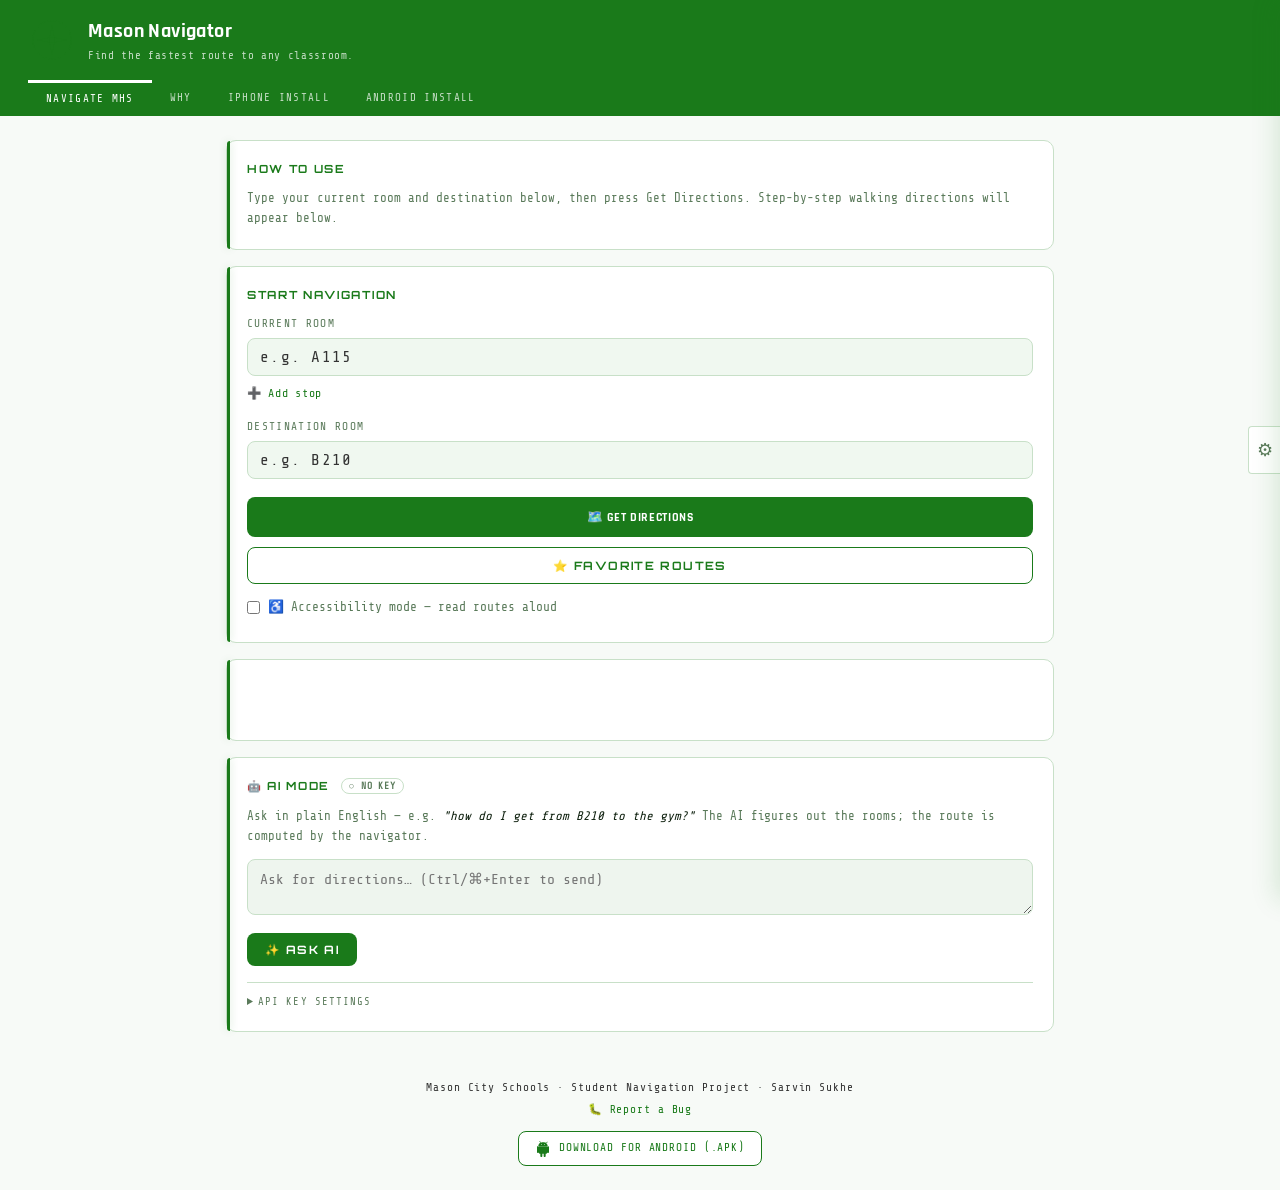
<file: index.html>
<!doctype html>
<html lang="en" data-theme="mason">
  <head>
    <meta charset="UTF-8" />
    <meta name="viewport" content="width=device-width, initial-scale=1.0" />
    <title>Mason Navigator</title>
    <link rel="stylesheet" href="style.css" />
    <link rel="manifest" href="manifest.json" />
    <link rel="icon" type="image/svg+xml" href="icons/favicon.svg" />
  </head>
  <body>
    <button class="settings-trigger" id="settingsTrigger" aria-label="Settings">
      ⚙
    </button>
    <div class="settings-overlay" id="settingsOverlay"></div>
    <aside class="settings-sidebar" id="settingsSidebar">
      <div class="settings-sidebar-header">
        <h3>// Themes</h3>
        <button class="settings-close" id="settingsClose">✕</button>
      </div>
      <div class="settings-body">
        <div class="settings-group">
          <label class="group-label">🟢 Mason Comets</label>
          <div class="theme-grid">
            <button class="theme-btn" data-theme="mason">
              <div class="swatch swatch-mason"></div>
              Comets Light
            </button>
            <button class="theme-btn" data-theme="mason-dark">
              <div class="swatch swatch-mason-dark"></div>
              Comets Dark
            </button>
          </div>
        </div>

        <div class="settings-group">
          <label class="group-label">⚡ Console</label>
          <div class="theme-grid">
            <button class="theme-btn" data-theme="cyberpunk">
              <div class="swatch swatch-cyberpunk"></div>
              Cyberpunk
            </button>
            <button class="theme-btn" data-theme="infrared">
              <div class="swatch swatch-infrared"></div>
              Infrared
            </button>
            <button class="theme-btn" data-theme="rogue">
              <div class="swatch swatch-rogue"></div>
              Rogue
            </button>
            <button class="theme-btn" data-theme="void">
              <div class="swatch swatch-void"></div>
              Void
            </button>
          </div>
        </div>

        <div class="settings-group">
          <label class="group-label">🌈 Color</label>
          <div class="theme-grid">
            <button class="theme-btn" data-theme="ember">
              <div class="swatch swatch-ember"></div>
              Ember
            </button>
            <button class="theme-btn" data-theme="gold-rush">
              <div class="swatch swatch-gold-rush"></div>
              Gold Rush
            </button>
            <button class="theme-btn" data-theme="toxic">
              <div class="swatch swatch-toxic"></div>
              Toxic
            </button>
            <button class="theme-btn" data-theme="sakura">
              <div class="swatch swatch-sakura"></div>
              Sakura
            </button>
            <button class="theme-btn" data-theme="ocean">
              <div class="swatch swatch-ocean"></div>
              Ocean
            </button>
            <button class="theme-btn" data-theme="aurora">
              <div class="swatch swatch-aurora"></div>
              Aurora
            </button>
            <button class="theme-btn" data-theme="copper">
              <div class="swatch swatch-copper"></div>
              Copper
            </button>
            <button class="theme-btn" data-theme="midnight">
              <div class="swatch swatch-midnight"></div>
              Midnight
            </button>
          </div>
        </div>

        <div class="settings-group">
          <label class="group-label">☀ Light</label>
          <div class="theme-grid">
            <button class="theme-btn" data-theme="arctic">
              <div class="swatch swatch-arctic"></div>
              Arctic
            </button>
            <button class="theme-btn" data-theme="solar">
              <div class="swatch swatch-solar"></div>
              Solar
            </button>
          </div>
        </div>
      </div>
    </aside>

    <header class="topbar">
      <div class="topbar-top">
        <div class="header-logo">
          <svg class="logo-icon" viewBox="0 0 100 100" xmlns="http://www.w3.org/2000/svg">
            <circle cx="50" cy="50" r="40" fill="currentColor" stroke="currentColor" stroke-width="3" opacity="0.3"/>
            <circle cx="50" cy="50" r="40" fill="none" stroke="currentColor" stroke-width="3"/>
            <path d="M50 20 L55 45 L80 50 L55 55 L50 80 L45 55 L20 50 L45 45 Z" fill="currentColor"/>
            <circle cx="50" cy="50" r="6" fill="currentColor"/>
          </svg>
          <div>
            <h1>Mason Navigator</h1>
            <p>Find the fastest route to any classroom.</p>
          </div>
        </div>
      </div>
      <nav class="navbar">
        <a href="index.html" class="nav-link active">Navigate MHS</a>
        <a href="why.html" class="nav-link">Why</a>
        <a href="ios.html" class="nav-link">iPhone Install</a>
        <a href="android.html" class="nav-link">Android Install</a>
      </nav>
    </header>

    <main class="container">
      <section class="card info-card">
        <h2>How to Use</h2>
        <p>
          Type your current room and destination below, then press Get
          Directions. Step-by-step walking directions will appear below.
        </p>
      </section>

      <section class="card input-card info-card">
        <h2>Start Navigation</h2>
        <label for="start">Current Room</label>
        <input
          id="start"
          list="rooms"
          placeholder="e.g. A115"
          autocomplete="off"
        />

        <div id="waypoints" class="wp-wrap"></div>
        <button id="addStopBtn" type="button" class="link-btn">➕ Add stop</button>

        <label for="end">Destination Room</label>
        <input
          id="end"
          list="rooms"
          placeholder="e.g. B210"
          autocomplete="off"
        />
        <datalist id="rooms"></datalist>
        <button id="goBtn">🗺️ Get Directions</button>
        <button id="favBtn" type="button" class="secondary-btn">
          ⭐ Favorite routes
        </button>

        <label class="a11y-row">
          <input type="checkbox" id="a11yToggle" />
          <span>♿ Accessibility mode — read routes aloud</span>
        </label>
      </section>

      <section class="card directions-card">
        <div id="directions" class="directions-box"></div>
      </section>

      <section class="card ai-card info-card">
        <h2>🤖 AI Mode <span id="aiStatus" class="ai-status"></span></h2>
        <p class="ai-hint">
          Ask in plain English — e.g. <em>"how do I get from B210 to the gym?"</em>
          The AI figures out the rooms; the route is computed by the navigator.
        </p>
        <textarea
          id="aiQuery"
          rows="2"
          placeholder="Ask for directions… (Ctrl/⌘+Enter to send)"
        ></textarea>
        <button id="aiAskBtn" type="button">✨ Ask AI</button>
        <div id="aiResult" class="ai-result"></div>

        <details class="ai-advanced">
          <summary>API key settings</summary>
          <label for="aiKey">Groq API key (stored only in this browser)</label>
          <input
            id="aiKey"
            type="password"
            placeholder="gsk_..."
            autocomplete="off"
          />
          <button id="aiKeySave" type="button">Save key</button>
          <p class="ai-note">
            Get a free key at
            <a
              href="https://console.groq.com/keys"
              target="_blank"
              rel="noopener noreferrer"
              >console.groq.com/keys</a
            >. AI mode locks itself automatically when the free quota runs out.
          </p>
        </details>
      </section>
    </main>

    <footer class="footer">
      <p>Mason City Schools · Student Navigation Project · Sarvin Sukhe</p>
      <a
        href="https://docs.google.com/forms/d/e/1FAIpQLScU9ZAX9jwBVtQoPmGvyTtTld1GZZsP_Vv1fyH1LrGFXhdXjA/viewform?usp=publish-editor"
        target="_blank"
        rel="noopener noreferrer"
        class="mason-link"
        >🐛 Report a Bug</a
      >
      <div class="footer-download">
        <a
          href="https://drive.google.com/file/d/1elcWMgvGFxbWKgJgfZsJL1RnFXiW6EjQ/view?usp=sharing"
          class="download-btn"
          id="androidDownload"
          target="_blank"
          rel="noopener noreferrer"
        >
          <svg
            xmlns="http://www.w3.org/2000/svg"
            width="16"
            height="16"
            viewBox="0 0 24 24"
          >
            <path
              d="M6 18c0 .55.45 1 1 1h1v3.5c0 .83.67 1.5 1.5 1.5s1.5-.67 1.5-1.5V19h2v3.5c0 .83.67 1.5 1.5 1.5s1.5-.67 1.5-1.5V19h1c.55 0 1-.45 1-1V8H6v10zm11.5-14.85l1.3-1.3c.2-.2.2-.51 0-.71-.2-.2-.51-.2-.71 0l-1.48 1.48A6.95 6.95 0 0 0 12 2c-1.1 0-2.15.23-3.1.63L7.42.15c-.2-.2-.51-.2-.71 0-.2.2-.2.51 0 .71l1.3 1.29C6.45 3.28 5 5.22 5 7.5h14c0-2.28-1.45-4.22-3.5-5.35zM10 6H9V5h1v1zm5 0h-1V5h1v1zm4.5 2C20.33 8 21 8.67 21 9.5v7c0 .83-.67 1.5-1.5 1.5S18 17.33 18 16.5v-7c0-.83.67-1.5 1.5-1.5zm-17 0C3.67 8 3 8.67 3 9.5v7c0 .83.67 1.5 1.5 1.5S6 17.33 6 16.5v-7C6 8.67 5.33 8 4.5 8z"
            />
          </svg>
          Download for Android (.apk)
        </a>
      </div>
    </footer>

    <script src="theme.js"></script>
    <script type="module" src="script.js"></script>
  </body>
</html>
</file>
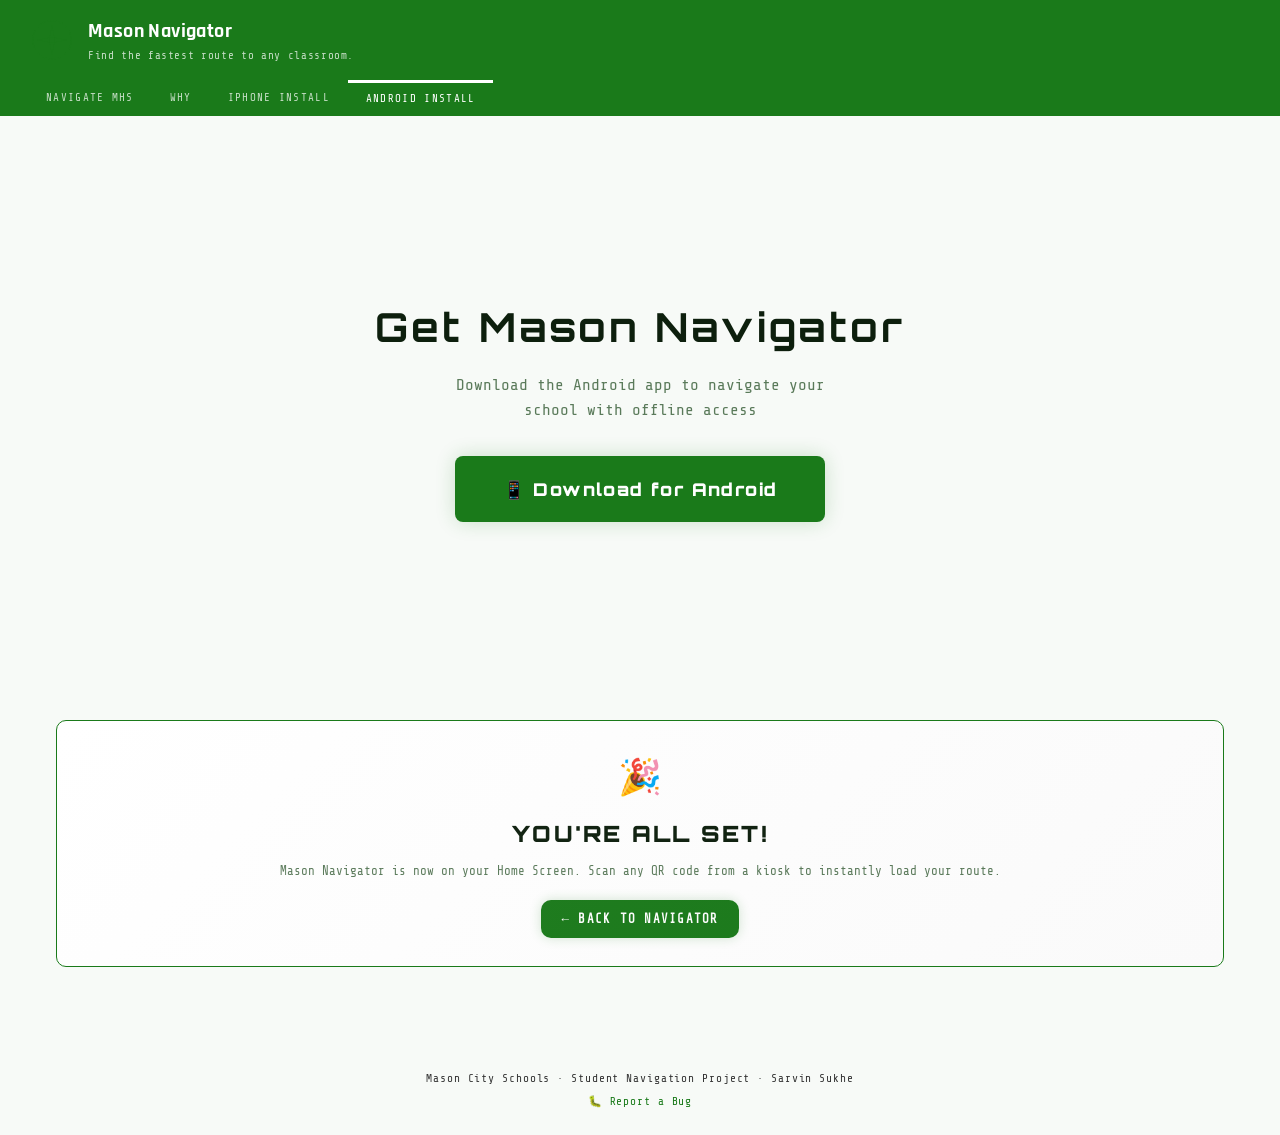
<file: android.html>
<!DOCTYPE html>
<html lang="en" data-theme="mason">
  <head>
    <meta charset="UTF-8" />
    <meta name="viewport" content="width=device-width, initial-scale=1.0" />
    <title>Install on Android — Mason Navigator</title>
    <link rel="stylesheet" href="style.css" />
    <link rel="manifest" href="manifest.json" />
    <link rel="icon" type="image/svg+xml" href="icons/favicon.svg" />
    <style>
      /* ── Android guide page additions ───────────────────────────────
         Only layout/component styles not already in style.css.
         All colors reference CSS variables from the theme system.
      ─────────────────────────────────────────────────────────── */

      /* Two-column on desktop, single on mobile */
      .android-container {
        max-width: 1200px;
        margin: 0 auto;
        padding: 24px 16px 80px;
        display: flex;
        flex-direction: column;
        gap: 16px;
      }

      /* Step pairs layout */
      .steps-wrapper {
        display: grid;
        grid-template-columns: 1fr;
        gap: 24px;
      }
      @media (min-width: 768px) {
        .steps-wrapper {
          grid-template-columns: repeat(2, 1fr);
        }
      }

      .step-pair {
        display: contents;
      }

      /* ── Hero banner ─────────────────────────────────────────── */
      .android-hero {
        background: var(--accent);
        padding: 56px 24px 72px;
        text-align: center;
        position: relative;
        overflow: hidden;
      }
      .android-hero::before {
        content: "";
        position: absolute;
        inset: 0;
        background: repeating-linear-gradient(
          0deg,
          transparent,
          transparent 2px,
          rgba(0, 0, 0, 0.06) 2px,
          rgba(0, 0, 0, 0.06) 4px
        );
        pointer-events: none;
      }
      .android-hero::after {
        content: "";
        position: absolute;
        bottom: -2px;
        left: 0;
        right: 0;
        height: 36px;
        background: var(--bg);
        border-radius: 50% 50% 0 0 / 100% 100% 0 0;
      }
      .android-hero-icon {
        font-size: 3rem;
        display: block;
        margin-bottom: 16px;
        animation: android-float 3s ease-in-out infinite;
        position: relative;
        z-index: 1;
      }
      @keyframes android-float {
        0%,
        100% {
          transform: translateY(0);
        }
        50% {
          transform: translateY(-8px);
        }
      }
      .android-hero-badge {
        display: inline-flex;
        align-items: center;
        gap: 6px;
        background: rgba(255, 255, 255, 0.15);
        border: 1px solid rgba(255, 255, 255, 0.25);
        border-radius: 100px;
        padding: 5px 14px;
        font-family: var(--mono);
        font-size: 0.65rem;
        letter-spacing: 0.1em;
        text-transform: uppercase;
        color: rgba(255, 255, 255, 0.9);
        margin-bottom: 20px;
        position: relative;
        z-index: 1;
      }
      .android-hero h1 {
        font-family: var(--display);
        font-size: clamp(1.4rem, 5vw, 2.2rem);
        font-weight: 900;
        letter-spacing: 0.06em;
        color: #fff;
        line-height: 1.2;
        margin-bottom: 14px;
        text-shadow: 0 0 30px var(--accent-glow);
        position: relative;
        z-index: 1;
      }
      .android-hero p {
        font-family: var(--mono);
        font-size: 0.78rem;
        color: rgba(255, 255, 255, 0.75);
        max-width: 400px;
        margin: 0 auto;
        letter-spacing: 0.04em;
        position: relative;
        z-index: 1;
      }

      /* ── Prereq notice ───────────────────────────────────────── */
      .prereq {
        background: var(--card-bg);
        border: 1px solid var(--accent);
        border-radius: var(--radius-card);
        padding: 18px 20px;
        display: flex;
        gap: 14px;
        align-items: flex-start;
        box-shadow: 0 0 12px var(--accent-glow);
        position: relative;
        clip-path: var(--card-clip);
      }
      .prereq::before {
        content: "";
        position: absolute;
        top: 0;
        left: 0;
        width: 3px;
        height: 100%;
        background: var(--accent);
        box-shadow: 0 0 8px var(--accent-glow);
      }
      .prereq-icon {
        font-size: 1.2rem;
        flex-shrink: 0;
        margin-top: 1px;
      }
      .prereq-title {
        font-family: var(--mono);
        font-size: 0.65rem;
        font-weight: 700;
        text-transform: uppercase;
        letter-spacing: 0.12em;
        color: var(--accent);
        margin-bottom: 6px;
      }
      .prereq p {
        font-family: var(--mono);
        font-size: 0.78rem;
        color: var(--text-dim);
        line-height: 1.6;
      }
      .prereq strong {
        color: var(--text);
        font-weight: 700;
      }

      /* ── Section label ───────────────────────────────────────── */
      .section-label {
        font-family: var(--mono);
        font-size: 0.65rem;
        font-weight: 700;
        text-transform: uppercase;
        letter-spacing: 0.15em;
        color: var(--text-dim);
        padding-left: 2px;
        border-left: 2px solid var(--accent);
        padding-left: 10px;
      }

      /* ── Step row ────────────────────────────────────────────── */
      .step {
        display: grid;
        grid-template-columns: 48px 1fr;
        gap: 0 16px;
        opacity: 0;
        transform: translateY(20px);
        transition: opacity 0.45s ease, transform 0.45s ease;
      }
      .step.visible {
        opacity: 1;
        transform: translateY(0);
      }
      .step:nth-child(1) {
        transition-delay: 0.05s;
      }
      .step:nth-child(2) {
        transition-delay: 0.12s;
      }
      .step:nth-child(3) {
        transition-delay: 0.19s;
      }
      .step:nth-child(4) {
        transition-delay: 0.26s;
      }
      .step:nth-child(5) {
        transition-delay: 0.33s;
      }
      .step:nth-child(6) {
        transition-delay: 0.4s;
      }

      .step-left {
        display: flex;
        flex-direction: column;
        align-items: center;
      }
      .step-num {
        width: 48px;
        height: 48px;
        border-radius: 50%;
        background: var(--accent);
        color: #fff;
        font-family: var(--display);
        font-size: 0.9rem;
        font-weight: 900;
        display: flex;
        align-items: center;
        justify-content: center;
        flex-shrink: 0;
        box-shadow: 0 0 16px var(--accent-glow);
        position: relative;
        z-index: 1;
      }
      .step-line {
        width: 2px;
        flex: 1;
        min-height: 20px;
        background: linear-gradient(to bottom, var(--accent), transparent);
        opacity: 0.3;
        margin-top: 4px;
      }
      .step:last-child .step-line {
        display: none;
      }

      /* Step card reuses .card styles from style.css */
      .step-card {
        background: var(--card-bg);
        border: 1px solid var(--border);
        border-radius: var(--radius-card);
        padding: 20px 20px 22px;
        margin-bottom: 8px;
        position: relative;
        clip-path: var(--card-clip);
      }
      .step-card::before {
        content: "";
        position: absolute;
        top: 0;
        left: 0;
        width: 3px;
        height: 100%;
        background: var(--border);
      }
      .step-title {
        font-family: var(--display);
        font-size: 0.78rem;
        font-weight: 900;
        letter-spacing: 0.1em;
        text-transform: uppercase;
        color: var(--text);
        margin-bottom: 8px;
      }
      .step-desc {
        font-family: var(--mono);
        font-size: 0.78rem;
        color: var(--text-dim);
        line-height: 1.65;
        margin-bottom: 16px;
      }
      .step-desc strong {
        color: var(--text);
        font-weight: 700;
      }
      .step-desc:last-child {
        margin-bottom: 0;
      }

      /* ── Screenshot placeholder ──────────────────────────────– */
      .screenshot-slot {
        background: var(--bg2);
        border: 2px dashed var(--border);
        border-radius: var(--radius-card);
        display: flex;
        flex-direction: column;
        align-items: center;
        justify-content: center;
        gap: 8px;
        padding: 28px 20px;
        cursor: pointer;
        transition: background 0.15s, border-color 0.15s;
        min-height: 200px;
      }
      .screenshot-slot.portrait {
        min-height: 320px;
      }
      .screenshot-slot:hover {
        background: var(--card-bg);
        border-color: var(--accent);
      }
      .slot-icon {
        font-size: 2rem;
        opacity: 0.3;
      }
      .slot-label {
        font-family: var(--mono);
        font-size: 0.72rem;
        color: var(--text-dim);
        text-align: center;
        line-height: 1.5;
      }
      .slot-hint {
        font-family: var(--mono);
        font-size: 0.65rem;
        color: var(--text-dim);
        opacity: 0.5;
      }

      /* ── Actual screenshot images ────────────────────────────– */
      .step-screenshot {
        width: 100%;
        max-width: 320px;
        height: auto;
        border-radius: var(--radius-card);
        margin: 16px 0;
        box-shadow: 0 4px 16px rgba(0, 0, 0, 0.1);
        display: block;
      }

      /* ── Tip callout ─────────────────────────────────────────– */
      .tip {
        display: flex;
        gap: 10px;
        background: var(--bg2);
        border: 1px solid var(--border);
        border-left: 2px solid var(--green);
        border-radius: var(--radius-card);
        padding: 10px 14px;
        margin-top: 14px;
      }
      .tip-icon {
        font-size: 0.9rem;
        flex-shrink: 0;
        margin-top: 2px;
      }
      .tip p {
        font-family: var(--mono);
        font-size: 0.75rem;
        color: var(--text-dim);
        line-height: 1.6;
      }
      .tip strong {
        color: var(--text);
        font-weight: 700;
      }

      /* ── Done card ───────────────────────────────────────────– */
      .done-card {
        background: var(--card-bg);
        border: 1px solid var(--accent);
        border-radius: var(--radius-card);
        padding: 32px 24px 28px;
        text-align: center;
        margin-top: 24px;
        opacity: 0;
        transform: translateY(20px);
        transition: opacity 0.45s ease, transform 0.45s ease;
        position: relative;
        clip-path: var(--card-clip);
      }
      .done-card.visible {
        opacity: 1;
        transform: translateY(0);
      }
      .done-card::before {
        content: "";
        position: absolute;
        inset: 0;
        border-radius: var(--radius-card);
        background: linear-gradient(
          135deg,
          rgba(255, 255, 255, 0.04),
          rgba(0, 0, 0, 0.02)
        );
        pointer-events: none;
      }
      .done-icon {
        display: block;
        font-size: 2.2rem;
        margin-bottom: 12px;
        animation: done-bounce 0.6s cubic-bezier(0.34, 1.56, 0.64, 1);
      }
      @keyframes done-bounce {
        0% {
          transform: scale(0.3) translateY(-40px);
          opacity: 0;
        }
        50% {
          opacity: 1;
        }
        100% {
          transform: scale(1) translateY(0);
        }
      }
      .done-card h2 {
        font-family: var(--display);
        font-size: 1.4rem;
        font-weight: 900;
        letter-spacing: 0.1em;
        text-transform: uppercase;
        color: var(--text);
        margin-bottom: 10px;
      }
      .done-card p {
        font-family: var(--mono);
        font-size: 0.78rem;
        color: var(--text-dim);
        line-height: 1.65;
        margin-bottom: 18px;
      }
      .done-btn {
        display: inline-flex;
        align-items: center;
        justify-content: center;
        gap: 8px;
        background: var(--accent);
        color: #fff;
        text-decoration: none;
        font-family: var(--mono);
        font-size: 0.78rem;
        font-weight: 700;
        letter-spacing: 0.1em;
        text-transform: uppercase;
        padding: 10px 20px;
        border-radius: var(--radius-card);
        transition: transform 0.15s, box-shadow 0.15s;
        cursor: pointer;
        box-shadow: 0 0 12px var(--accent-glow);
      }
      .done-btn:hover {
        transform: translateY(-2px);
        box-shadow: 0 0 20px var(--accent-glow);
      }
      .done-btn:active {
        transform: translateY(0);
      }
    </style>
  </head>

  <body>
    <!-- Header with nav -->
    <header class="topbar" style="border-bottom: 2px solid var(--accent)">
      <div class="topbar-top">
        <div class="header-logo">
          <svg class="logo-icon" viewBox="0 0 100 100" xmlns="http://www.w3.org/2000/svg">
            <circle cx="50" cy="50" r="40" fill="currentColor" stroke="currentColor" stroke-width="3" opacity="0.3"/>
            <circle cx="50" cy="50" r="40" fill="none" stroke="currentColor" stroke-width="3"/>
            <path d="M50 20 L55 45 L80 50 L55 55 L50 80 L45 55 L20 50 L45 45 Z" fill="currentColor"/>
            <circle cx="50" cy="50" r="6" fill="currentColor"/>
          </svg>
          <div>
            <h1>Mason Navigator</h1>
            <p>Find the fastest route to any classroom.</p>
          </div>
        </div>
      </div>
      <nav class="navbar">
        <a href="index.html" class="nav-link">Navigate MHS</a>
        <a href="why.html" class="nav-link">Why</a>
        <a href="ios.html" class="nav-link">iPhone Install</a>
        <a href="android.html" class="nav-link active">Android Install</a>
      </nav>
    </header>

    <main class="android-container">
      <div style="display: flex; flex-direction: column; align-items: center; justify-content: center; min-height: 60vh; gap: 32px; text-align: center; padding: 40px 20px;">
        <div>
          <h1 style="font-size: 2.5rem; margin-bottom: 16px; font-family: var(--display); letter-spacing: 0.08em;">Get Mason Navigator</h1>
          <p style="font-family: var(--mono); color: var(--text-dim); font-size: 1rem; line-height: 1.6; max-width: 400px; margin: 0 auto;">Download the Android app to navigate your school with offline access</p>
        </div>

        <a
          href="https://drive.google.com/file/d/1elcWMgvGFxbWKgJgfZsJL1RnFXiW6EjQ/view?usp=sharing"
          target="_blank"
          rel="noopener noreferrer"
          style="
            display: inline-flex;
            align-items: center;
            gap: 12px;
            background: var(--accent);
            color: #fff;
            font-family: var(--display);
            font-size: 1.1rem;
            font-weight: 900;
            letter-spacing: 0.08em;
            padding: 20px 48px;
            border-radius: 8px;
            text-decoration: none;
            border: none;
            cursor: pointer;
            box-shadow: 0 0 20px var(--accent-glow);
            transition: all 0.2s;
          "
          onmouseover="this.style.transform='scale(1.05)'"
          onmouseout="this.style.transform='scale(1)'"
        >
          📱 Download for Android
        </a>
      </div>

      <div class="steps-wrapper" style="display: none;">
        <!-- Step Pair 1: Steps 1 & 2 -->
        <div class="step-pair">
          <!-- Step 1 -->
          <div class="step">
            <div class="step-left">
              <div class="step-num">1</div>
              <div class="step-line"></div>
            </div>
            <div>
              <div class="step-card">
                <div class="step-title">
                  Open your browser &amp; navigate to the kiosk
                </div>
                <div class="step-desc">
                  Open
                  <strong>Chrome, Firefox, or your preferred browser</strong> on
                  your Android phone and go to the Mason Navigator URL. You can
                  get this by scanning the QR code shown on the kiosk display at
                  school, or by typing the address directly.
                </div>
                <div
                  class="screenshot-slot portrait"
                  title="Replace with screenshot"
                >
                  <div class="slot-icon">📷</div>
                  <div class="slot-label">
                    Screenshot: Browser address bar<br />showing the Mason
                    Navigator URL
                  </div>
                  <div class="slot-hint">
                    Replace this placeholder with your photo
                  </div>
                </div>
              </div>
            </div>
          </div>

          <!-- Step 2 -->
          <div class="step">
            <div class="step-left">
              <div class="step-num">2</div>
              <div class="step-line"></div>
            </div>
            <div>
              <div class="step-card">
                <div class="step-title">Tap the menu button</div>
                <div class="step-desc">
                  At the top right of your browser, tap the
                  <strong>three-dot menu button</strong> (⋮). Look for an option
                  that says <strong>"Install app"</strong>,
                  <strong>"Add to Home screen"</strong>, or
                  <strong>"Create shortcut"</strong>.
                </div>
                <div class="screenshot-slot portrait">
                  <div class="slot-icon">📷</div>
                  <div class="slot-label">
                    Screenshot: Browser menu with<br />install option visible
                  </div>
                  <div class="slot-hint">
                    Replace this placeholder with your photo
                  </div>
                </div>
                <div class="tip">
                  <div class="tip-icon">💡</div>
                  <p>
                    The exact wording depends on your browser, but look for
                    anything mentioning <strong>"install"</strong>,
                    <strong>"home screen"</strong>, or
                    <strong>"shortcut"</strong>.
                  </p>
                </div>
              </div>
            </div>
          </div>
        </div>

        <!-- Step Pair 2: Steps 3 & 4 -->
        <div class="step-pair">
          <!-- Step 3 -->
          <div class="step">
            <div class="step-left">
              <div class="step-num">3</div>
              <div class="step-line"></div>
            </div>
            <div>
              <div class="step-card">
                <div class="step-title">
                  Select "Install app" or "Add to Home Screen"
                </div>
                <div class="step-desc">
                  Tap the install option. A dialog will appear asking you to
                  confirm adding Mason Navigator to your home screen.
                </div>
                <div class="screenshot-slot portrait">
                  <div class="slot-icon">📷</div>
                  <div class="slot-label">
                    Screenshot: Install confirmation<br />dialog
                  </div>
                  <div class="slot-hint">
                    Replace this placeholder with your photo
                  </div>
                </div>
              </div>
            </div>
          </div>

          <!-- Step 4 -->
          <div class="step">
            <div class="step-left">
              <div class="step-num">4</div>
              <div class="step-line"></div>
            </div>
            <div>
              <div class="step-card">
                <div class="step-title">Confirm and install</div>
                <div class="step-desc">
                  The app name should show as
                  <strong>"Mason Navigator"</strong> — tap
                  <strong>Install</strong> or <strong>OK</strong> to add it to
                  your home screen.
                </div>
                <div class="screenshot-slot portrait">
                  <div class="slot-icon">📷</div>
                  <div class="slot-label">
                    Screenshot: Install button or<br />confirmation screen
                  </div>
                  <div class="slot-hint">
                    Replace this placeholder with your photo
                  </div>
                </div>
              </div>
            </div>
          </div>
        </div>

        <!-- Step Pair 3: Steps 5 & 6 -->
        <div class="step-pair">
          <!-- Step 5 -->
          <div class="step">
            <div class="step-left">
              <div class="step-num">5</div>
              <div class="step-line"></div>
            </div>
            <div>
              <div class="step-card">
                <div class="step-title">Find the icon on your Home Screen</div>
                <div class="step-desc">
                  Mason Navigator will appear as an icon on your Android home
                  screen — just like a regular app. Press the home button to go
                  back and find it.
                </div>
                <div class="screenshot-slot portrait">
                  <div class="slot-icon">📷</div>
                  <div class="slot-label">
                    Screenshot: Android Home Screen<br />with Mason Navigator
                    icon visible
                  </div>
                  <div class="slot-hint">
                    Replace this placeholder with your photo
                  </div>
                </div>
              </div>
            </div>
          </div>

          <!-- Step 6 -->
          <div class="step">
            <div class="step-left">
              <div class="step-num">6</div>
              <div class="step-line"></div>
            </div>
            <div>
              <div class="step-card">
                <div class="step-title">
                  Open it — it works like a real app!
                </div>
                <div class="step-desc">
                  Tap the icon to launch Mason Navigator. It opens
                  <strong>full screen</strong>, with no browser address bar or
                  buttons — just the app. Once loaded, it works even without a
                  network connection.
                </div>
                <div class="screenshot-slot portrait">
                  <div class="slot-icon">📷</div>
                  <div class="slot-label">
                    Screenshot: Mason Navigator open<br />full screen on Android
                  </div>
                  <div class="slot-hint">
                    Replace this placeholder with your photo
                  </div>
                </div>
                <div class="tip">
                  <div class="tip-icon">⚡</div>
                  <p>
                    Route links from the kiosk's QR code
                    <strong>expire after 30 minutes</strong> — so scan and open
                    them right away. The installed app itself never expires.
                  </p>
                </div>
              </div>
            </div>
          </div>
        </div>
      </div>

      <!-- Done card -->
      <div class="done-card">
        <span class="done-icon">🎉</span>
        <h2>You're all set!</h2>
        <p>
          Mason Navigator is now on your Home Screen. Scan any QR code from a
          kiosk to instantly load your route.
        </p>
        <a href="index.html" class="done-btn">← Back to Navigator</a>
      </div>
    </main>

    <footer class="footer">
      <p>Mason City Schools · Student Navigation Project · Sarvin Sukhe</p>
      <a
        href="https://docs.google.com/forms/d/e/1FAIpQLScU9ZAX9jwBVtQoPmGvyTtTld1GZZsP_Vv1fyH1LrGFXhdXjA/viewform?usp=publish-editor"
        target="_blank"
        rel="noopener noreferrer"
        class="mason-link"
        >🐛 Report a Bug</a
      >
    </footer>

    <script src="theme.js"></script>
    <script>
      // Scroll-triggered reveal for steps and done card
      const observer = new IntersectionObserver(
        (entries) => {
          entries.forEach((entry) => {
            if (entry.isIntersecting) entry.target.classList.add("visible");
          });
        },
        { threshold: 0.1, rootMargin: "0px 0px -40px 0px" },
      );
      document
        .querySelectorAll(".step, .done-card")
        .forEach((el) => observer.observe(el));
    </script>
  </body>
</html>
</file>
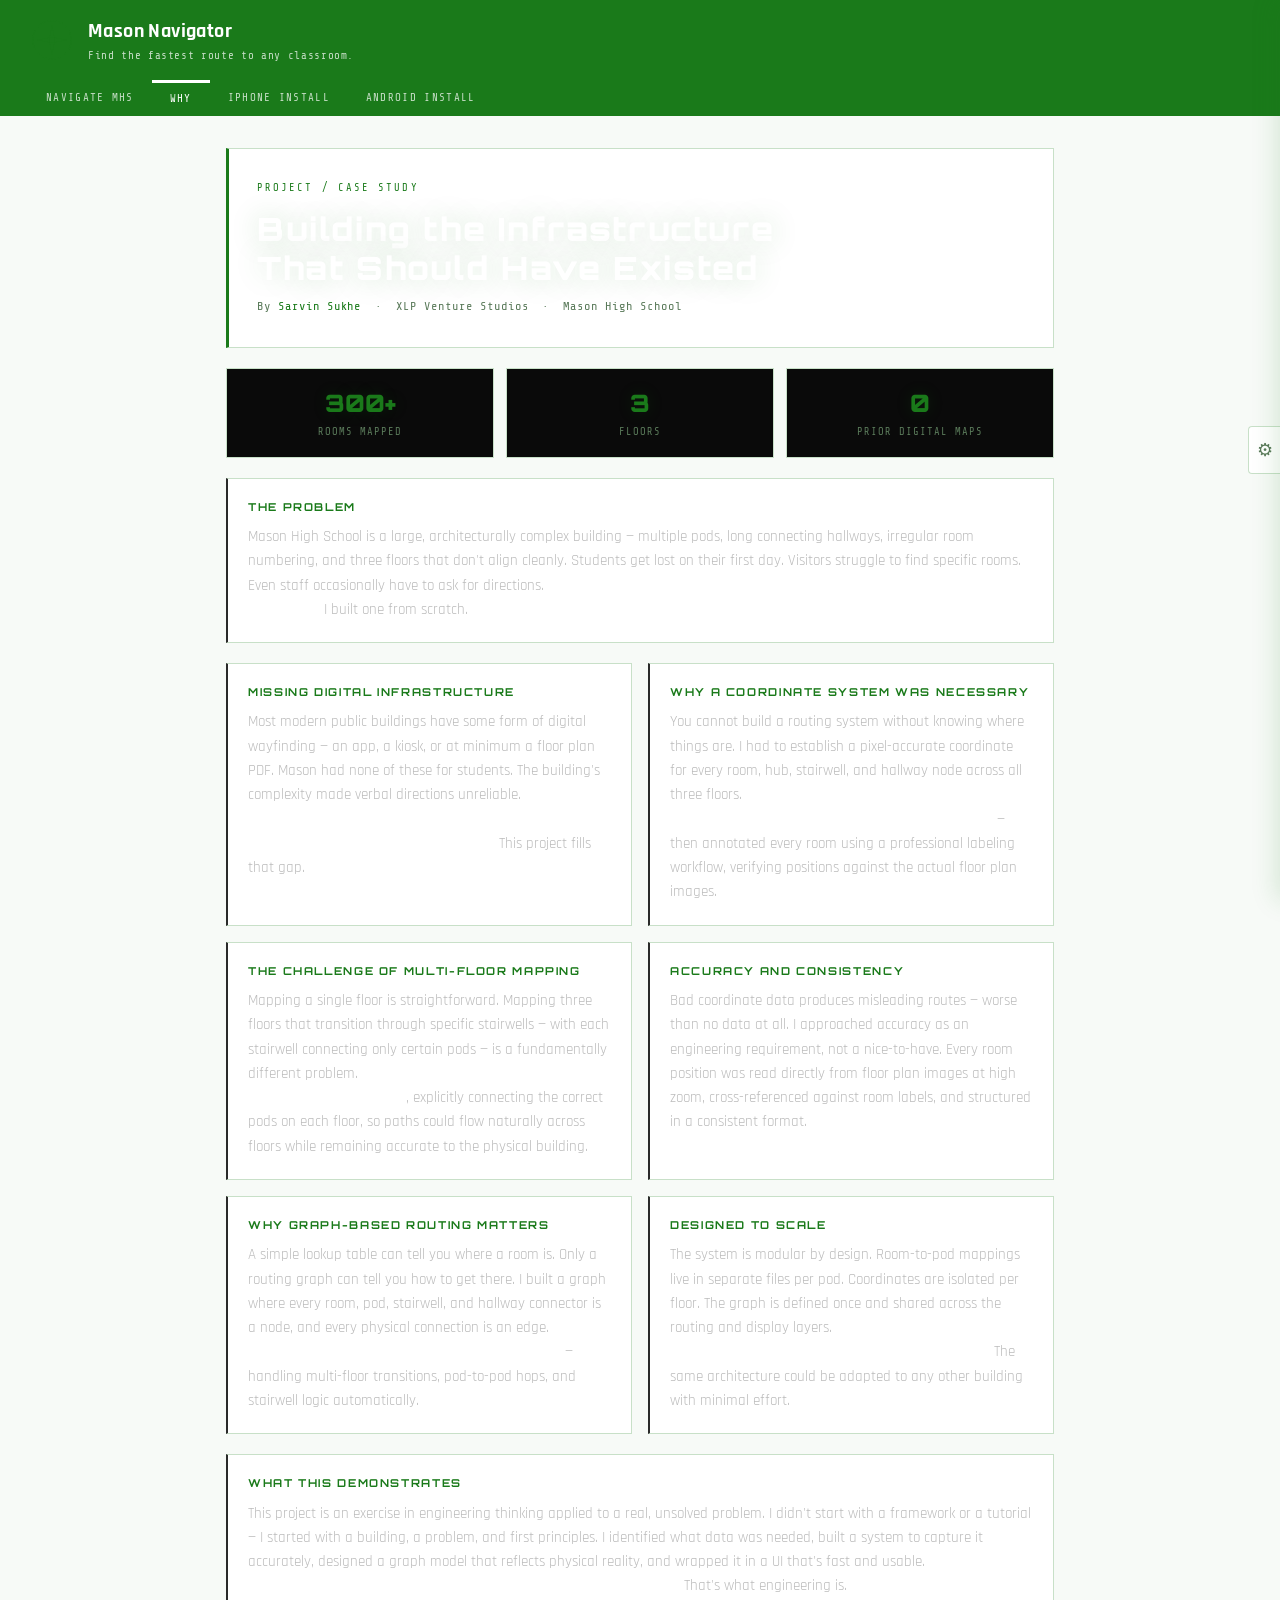
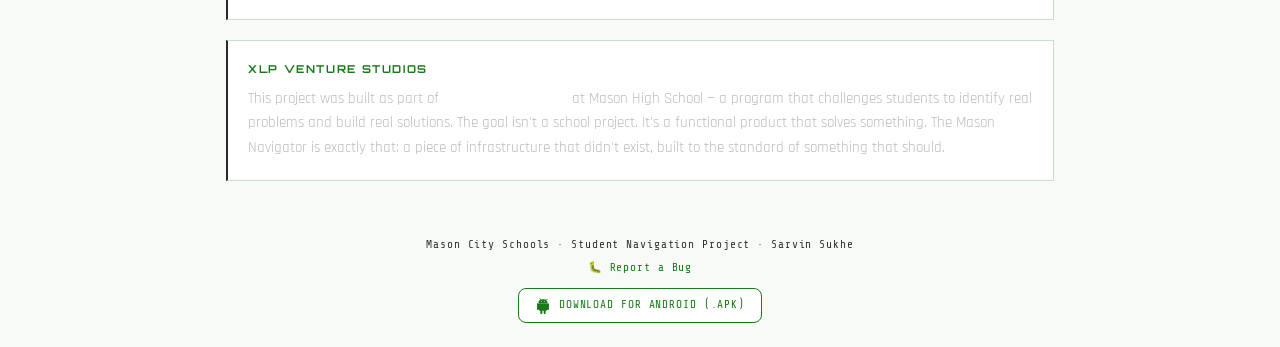
<file: why.html>
<!doctype html>
<html lang="en" data-theme="mason">
  <head>
    <meta charset="UTF-8" />
    <meta name="viewport" content="width=device-width, initial-scale=1.0" />
    <title>Why — Mason Navigator</title>
    <link rel="stylesheet" href="style.css" />
    <link rel="manifest" href="manifest.json" />
    <link rel="icon" type="image/svg+xml" href="icons/favicon.svg" />
  </head>
  <body>
    <button class="settings-trigger" id="settingsTrigger" aria-label="Settings">
      ⚙
    </button>
    <div class="settings-overlay" id="settingsOverlay"></div>
    <aside class="settings-sidebar" id="settingsSidebar">
      <div class="settings-sidebar-header">
        <h3>// Themes</h3>
        <button class="settings-close" id="settingsClose">✕</button>
      </div>
      <div class="settings-body">
        <div class="settings-group">
          <label class="group-label">🟢 Mason Comets</label>
          <div class="theme-grid">
            <button class="theme-btn" data-theme="mason">
              <div class="swatch swatch-mason"></div>
              Comets Light
            </button>
            <button class="theme-btn" data-theme="mason-dark">
              <div class="swatch swatch-mason-dark"></div>
              Comets Dark
            </button>
          </div>
        </div>

        <div class="settings-group">
          <label class="group-label">⚡ Console</label>
          <div class="theme-grid">
            <button class="theme-btn" data-theme="cyberpunk">
              <div class="swatch swatch-cyberpunk"></div>
              Cyberpunk
            </button>
            <button class="theme-btn" data-theme="infrared">
              <div class="swatch swatch-infrared"></div>
              Infrared
            </button>
            <button class="theme-btn" data-theme="rogue">
              <div class="swatch swatch-rogue"></div>
              Rogue
            </button>
            <button class="theme-btn" data-theme="void">
              <div class="swatch swatch-void"></div>
              Void
            </button>
          </div>
        </div>

        <div class="settings-group">
          <label class="group-label">🌈 Color</label>
          <div class="theme-grid">
            <button class="theme-btn" data-theme="ember">
              <div class="swatch swatch-ember"></div>
              Ember
            </button>
            <button class="theme-btn" data-theme="gold-rush">
              <div class="swatch swatch-gold-rush"></div>
              Gold Rush
            </button>
            <button class="theme-btn" data-theme="toxic">
              <div class="swatch swatch-toxic"></div>
              Toxic
            </button>
            <button class="theme-btn" data-theme="sakura">
              <div class="swatch swatch-sakura"></div>
              Sakura
            </button>
            <button class="theme-btn" data-theme="ocean">
              <div class="swatch swatch-ocean"></div>
              Ocean
            </button>
            <button class="theme-btn" data-theme="aurora">
              <div class="swatch swatch-aurora"></div>
              Aurora
            </button>
            <button class="theme-btn" data-theme="copper">
              <div class="swatch swatch-copper"></div>
              Copper
            </button>
            <button class="theme-btn" data-theme="midnight">
              <div class="swatch swatch-midnight"></div>
              Midnight
            </button>
          </div>
        </div>

        <div class="settings-group">
          <label class="group-label">☀ Light</label>
          <div class="theme-grid">
            <button class="theme-btn" data-theme="arctic">
              <div class="swatch swatch-arctic"></div>
              Arctic
            </button>
            <button class="theme-btn" data-theme="solar">
              <div class="swatch swatch-solar"></div>
              Solar
            </button>
          </div>
        </div>
      </div>
    </aside>

    <header class="topbar">
      <div class="topbar-top">
        <div class="header-logo">
          <svg class="logo-icon" viewBox="0 0 100 100" xmlns="http://www.w3.org/2000/svg">
            <circle cx="50" cy="50" r="40" fill="currentColor" stroke="currentColor" stroke-width="3" opacity="0.3"/>
            <circle cx="50" cy="50" r="40" fill="none" stroke="currentColor" stroke-width="3"/>
            <path d="M50 20 L55 45 L80 50 L55 55 L50 80 L45 55 L20 50 L45 45 Z" fill="currentColor"/>
            <circle cx="50" cy="50" r="6" fill="currentColor"/>
          </svg>
          <div>
            <h1>Mason Navigator</h1>
            <p>Find the fastest route to any classroom.</p>
          </div>
        </div>
      </div>
      <nav class="navbar">
        <a href="index.html" class="nav-link">Navigate MHS</a>
        <a href="why.html" class="nav-link active">Why</a>
        <a href="ios.html" class="nav-link">iPhone Install</a>
        <a href="android.html" class="nav-link">Android Install</a>
      </nav>
    </header>

    <main class="why-container">
      <!-- Hero -->
      <div class="why-hero">
        <h1>Building the Infrastructure<br />That Should Have Existed</h1>
        <p class="byline">
          By <span>Sarvin Sukhe</span> &nbsp;·&nbsp; XLP Venture Studios
          &nbsp;·&nbsp; Mason High School
        </p>
      </div>

      <!-- Stats row -->
      <div class="why-stat-row">
        <div class="why-stat">
          <span class="num">300+</span>
          <span class="label">Rooms Mapped</span>
        </div>
        <div class="why-stat">
          <span class="num">3</span>
          <span class="label">Floors</span>
        </div>
        <div class="why-stat">
          <span class="num">0</span>
          <span class="label">Prior Digital Maps</span>
        </div>
      </div>

      <!-- Full-width intro -->
      <div class="why-full">
        <h3>The Problem</h3>
        <p>
          Mason High School is a large, architecturally complex building —
          multiple pods, long connecting hallways, irregular room numbering, and
          three floors that don't align cleanly. Students get lost on their
          first day. Visitors struggle to find specific rooms. Even staff
          occasionally have to ask for directions.
          <strong
            >There was no official digital map, no coordinate data, and no
            routing system of any kind.</strong
          >
          I built one from scratch.
        </p>
      </div>

      <!-- Grid sections -->
      <div class="why-grid">
        <div class="why-section">
          <h3>Missing Digital Infrastructure</h3>
          <p>
            Most modern public buildings have some form of digital wayfinding —
            an app, a kiosk, or at minimum a floor plan PDF. Mason had none of
            these for students. The building's complexity made verbal directions
            unreliable.
            <strong
              >The absence of a navigation system wasn't just an inconvenience —
              it was a gap in the school's infrastructure.</strong
            >
            This project fills that gap.
          </p>
        </div>

        <div class="why-section">
          <h3>Why a Coordinate System Was Necessary</h3>
          <p>
            You cannot build a routing system without knowing where things are.
            I had to establish a pixel-accurate coordinate for every room, hub,
            stairwell, and hallway node across all three floors.
            <strong
              >I created a coordinate system from scratch using a top-left
              origin and consistent pixel mapping</strong
            >
            — then annotated every room using a professional labeling workflow,
            verifying positions against the actual floor plan images.
          </p>
        </div>

        <div class="why-section">
          <h3>The Challenge of Multi-Floor Mapping</h3>
          <p>
            Mapping a single floor is straightforward. Mapping three floors that
            transition through specific stairwells — with each stairwell
            connecting only certain pods — is a fundamentally different problem.
            <strong
              >I modeled each stairwell as a named node in the routing
              graph</strong
            >, explicitly connecting the correct pods on each floor, so paths
            could flow naturally across floors while remaining accurate to the
            physical building.
          </p>
        </div>

        <div class="why-section">
          <h3>Accuracy and Consistency</h3>
          <p>
            Bad coordinate data produces misleading routes — worse than no data
            at all. I approached accuracy as an engineering requirement, not a
            nice-to-have. Every room position was read directly from floor plan
            images at high zoom, cross-referenced against room labels, and
            structured in a consistent format.
            <strong
              >The data model is deterministic: same input always produces the
              same output.</strong
            >
          </p>
        </div>

        <div class="why-section">
          <h3>Why Graph-Based Routing Matters</h3>
          <p>
            A simple lookup table can tell you where a room is. Only a routing
            graph can tell you how to get there. I built a graph where every
            room, pod, stairwell, and hallway connector is a node, and every
            physical connection is an edge.
            <strong
              >BFS pathfinding then computes the shortest valid path</strong
            >
            — handling multi-floor transitions, pod-to-pod hops, and stairwell
            logic automatically.
          </p>
        </div>

        <div class="why-section">
          <h3>Designed to Scale</h3>
          <p>
            The system is modular by design. Room-to-pod mappings live in
            separate files per pod. Coordinates are isolated per floor. The
            graph is defined once and shared across the routing and display
            layers.
            <strong
              >Adding a new room means adding one entry in one file — nothing
              else changes.</strong
            >
            The same architecture could be adapted to any other building with
            minimal effort.
          </p>
        </div>
      </div>

      <!-- Full-width engineering principles -->
      <div class="why-full">
        <h3>What This Demonstrates</h3>
        <p>
          This project is an exercise in engineering thinking applied to a real,
          unsolved problem. I didn't start with a framework or a tutorial — I
          started with a building, a problem, and first principles. I identified
          what data was needed, built a system to capture it accurately,
          designed a graph model that reflects physical reality, and wrapped it
          in a UI that's fast and usable.
          <strong
            >Every decision was made to serve correctness, maintainability, and
            real-world utility.</strong
          >
          That's what engineering is.
        </p>
      </div>

      <!-- XLP context -->
      <div class="why-full">
        <h3>XLP Venture Studios</h3>
        <p>
          This project was built as part of
          <strong>XLP Venture Studios</strong> at Mason High School — a program
          that challenges students to identify real problems and build real
          solutions. The goal isn't a school project. It's a functional product
          that solves something. The Mason Navigator is exactly that: a piece of
          infrastructure that didn't exist, built to the standard of something
          that should.
        </p>
      </div>
    </main>

    <footer class="footer">
      <p>Mason City Schools · Student Navigation Project · Sarvin Sukhe</p>
      <a
        href="https://docs.google.com/forms/d/e/1FAIpQLScU9ZAX9jwBVtQoPmGvyTtTld1GZZsP_Vv1fyH1LrGFXhdXjA/viewform?usp=publish-editor"
        target="_blank"
        rel="noopener noreferrer"
        class="mason-link"
        >🐛 Report a Bug</a
      >
      <div class="footer-download">
        <a
          href="https://drive.google.com/file/d/1elcWMgvGFxbWKgJgfZsJL1RnFXiW6EjQ/view?usp=sharing"
          class="download-btn"
          id="androidDownload"
          target="_blank"
          rel="noopener noreferrer"
        >
          <svg
            xmlns="http://www.w3.org/2000/svg"
            width="16"
            height="16"
            viewBox="0 0 24 24"
          >
            <path
              d="M6 18c0 .55.45 1 1 1h1v3.5c0 .83.67 1.5 1.5 1.5s1.5-.67 1.5-1.5V19h2v3.5c0 .83.67 1.5 1.5 1.5s1.5-.67 1.5-1.5V19h1c.55 0 1-.45 1-1V8H6v10zm11.5-14.85l1.3-1.3c.2-.2.2-.51 0-.71-.2-.2-.51-.2-.71 0l-1.48 1.48A6.95 6.95 0 0 0 12 2c-1.1 0-2.15.23-3.1.63L7.42.15c-.2-.2-.51-.2-.71 0-.2.2-.2.51 0 .71l1.3 1.29C6.45 3.28 5 5.22 5 7.5h14c0-2.28-1.45-4.22-3.5-5.35zM10 6H9V5h1v1zm5 0h-1V5h1v1zm4.5 2C20.33 8 21 8.67 21 9.5v7c0 .83-.67 1.5-1.5 1.5S18 17.33 18 16.5v-7c0-.83.67-1.5 1.5-1.5zm-17 0C3.67 8 3 8.67 3 9.5v7c0 .83.67 1.5 1.5 1.5S6 17.33 6 16.5v-7C6 8.67 5.33 8 4.5 8z"
            />
          </svg>
          Download for Android (.apk)
        </a>
      </div>
    </footer>
    <script src="theme.js"></script>
  </body>
</html>
</file>
<file: style.css>
/* style.css — Mason Navigator — BLACK/RED CYBERPUNK */
@import url("https://fonts.googleapis.com/css2?family=Rajdhani:wght@400;600;700&family=Share+Tech+Mono&family=Orbitron:wght@700;900&display=swap");

*,
*::before,
*::after {
  box-sizing: border-box;
  margin: 0;
  padding: 0;
}

:root {
  --bg: #080808;
  --bg2: #0e0e0e;
  --card-bg: #111111;
  --accent: #e00000;
  --accent2: #ff2222;
  --accent-glow: rgba(224, 0, 0, 0.35);
  --text: #e8e8e8;
  --text-dim: #888;
  --border: #2a2a2a;
  --green: #00ff88;
  --mono: "Share Tech Mono", monospace;
  --display: "Orbitron", sans-serif;
  --body: "Rajdhani", sans-serif;
  /* Topbar/nav overrides — set per-theme */
  --topbar-bg: #0a0a0a;
  --topbar-title: #ffffff;
  --topbar-sub: var(--text-dim);
  --nav-color: var(--text-dim);
  --nav-hover: #ffffff;
  --nav-active: var(--accent);
  --nav-active-border: var(--accent);
  /* Shape overrides — set per-theme */
  --radius-card: 2px;
  --radius-btn: 1px;
  --radius-input: 1px;
  --card-clip: polygon(0 0, calc(100% - 12px) 0, 100% 12px, 100% 100%, 0 100%);
  --btn-clip: polygon(0 0, calc(100% - 8px) 0, 100% 8px, 100% 100%, 0 100%);
}

/* ── Scan line overlay ──────────────────────────────────────── */
body::before {
  content: "";
  position: fixed;
  inset: 0;
  background: repeating-linear-gradient(
    0deg,
    transparent,
    transparent 2px,
    rgba(0, 0, 0, 0.08) 2px,
    rgba(0, 0, 0, 0.08) 4px
  );
  pointer-events: none;
  z-index: 9999;
}

body {
  background: var(--bg);
  color: var(--text);
  font-family: var(--body);
  font-size: 16px;
  line-height: 1.5;
  min-height: 100vh;
}

/* ── Topbar ──────────────────────────────────────────────────── */
.topbar {
  background: var(--topbar-bg);
  border-bottom: 2px solid var(--accent);
  padding: 16px 28px 0;
  position: relative;
}
.topbar-top {
  display: flex;
  align-items: center;
  justify-content: space-between;
  padding-bottom: 14px;
  flex-wrap: wrap;
  gap: 12px;
}
.topbar h1 {
  font-family: var(--display);
  font-size: 1.25rem;
  font-weight: 900;
  letter-spacing: 0.08em;
  color: var(--topbar-title);
  text-shadow:
    0 0 20px var(--accent-glow),
    0 0 40px var(--accent-glow);
}
.topbar p {
  font-family: var(--mono);
  font-size: 0.68rem;
  color: var(--topbar-sub);
  letter-spacing: 0.06em;
  margin-top: 2px;
}

/* ── Header Logo ──────────────────────────────────────────────── */
.header-logo {
  display: flex;
  align-items: center;
  gap: 12px;
}
.logo-icon {
  width: 48px;
  height: 48px;
  color: var(--accent);
  flex-shrink: 0;
}

/* ── Navbar ──────────────────────────────────────────────────── */
.navbar {
  display: flex;
  gap: 0;
  margin-top: 0;
}
.nav-link {
  font-family: var(--mono);
  font-size: 0.68rem;
  letter-spacing: 0.12em;
  text-transform: uppercase;
  color: var(--nav-color);
  text-decoration: none;
  padding: 8px 18px;
  border-top: 2px solid transparent;
  transition:
    color 0.15s,
    border-color 0.15s;
  position: relative;
  top: 2px;
}
.nav-link:hover {
  color: var(--nav-hover);
}
.nav-link.active {
  color: var(--nav-active);
  border-top-color: var(--nav-active-border);
  box-shadow: 0 -4px 12px var(--accent-glow);
}

/* ── Layout ──────────────────────────────────────────────────── */
.container {
  max-width: 860px;
  margin: 0 auto;
  padding: 24px 16px;
  display: grid;
  gap: 16px;
}
@media (min-width: 800px) {
  .container {
    grid-template-columns: 320px 1fr;
  }
}

/* ── Cards ───────────────────────────────────────────────────── */
.card {
  background: var(--card-bg);
  border: 1px solid var(--border);
  border-radius: var(--radius-card);
  padding: 20px;
  position: relative;
  clip-path: var(--card-clip);
}
.card::before {
  content: "";
  position: absolute;
  top: 0;
  left: 0;
  width: 3px;
  height: 100%;
  background: var(--accent);
  box-shadow: 0 0 8px var(--accent-glow);
}
.card h2 {
  font-family: var(--display);
  font-size: 0.7rem;
  letter-spacing: 0.15em;
  text-transform: uppercase;
  color: var(--accent);
  margin-bottom: 12px;
}
.info-card,
.directions-card,
.full-card {
  grid-column: 1 / -1;
}
.info-card p {
  font-family: var(--mono);
  font-size: 0.78rem;
  color: var(--text-dim);
  line-height: 1.6;
}

/* ── Input card ──────────────────────────────────────────────── */
.input-card label {
  display: block;
  font-family: var(--mono);
  font-size: 0.7rem;
  letter-spacing: 0.12em;
  text-transform: uppercase;
  color: var(--text-dim);
  margin: 14px 0 5px;
}
.input-card label:first-of-type {
  margin-top: 0;
}
.input-card input {
  width: 100%;
  padding: 9px 12px;
  background: #0a0a0a;
  border: 1px solid var(--border);
  border-radius: var(--radius-input);
  font-family: var(--mono);
  font-size: 1rem;
  color: #fff;
  outline: none;
  letter-spacing: 0.08em;
  transition:
    border-color 0.15s,
    box-shadow 0.15s;
}
.input-card input:focus {
  border-color: var(--accent);
  box-shadow:
    0 0 0 2px var(--accent-glow),
    inset 0 0 8px rgba(224, 0, 0, 0.05);
}
.input-card input::placeholder {
  color: #333;
}

#goBtn {
  margin-top: 18px;
  width: 100%;
  padding: 12px;
  background: var(--accent);
  color: #fff;
  border: none;
  border-radius: var(--radius-btn);
  font-family: var(--display);
  font-size: 0.78rem;
  font-weight: 700;
  letter-spacing: 0.15em;
  text-transform: uppercase;
  cursor: pointer;
  clip-path: var(--btn-clip);
  transition:
    background 0.15s,
    box-shadow 0.15s;
  position: relative;
  overflow: hidden;
}
#goBtn::after {
  content: "";
  position: absolute;
  inset: 0;
  background: linear-gradient(
    90deg,
    transparent 0%,
    rgba(255, 255, 255, 0.08) 50%,
    transparent 100%
  );
  transform: translateX(-100%);
  transition: transform 0.4s;
}
#goBtn:hover {
  background: var(--accent2);
  box-shadow:
    0 0 20px var(--accent-glow),
    0 0 40px var(--accent-glow);
}
#goBtn:hover::after {
  transform: translateX(100%);
}

/* ── Directions ──────────────────────────────────────────────── */
.directions-card {
  min-height: 0;
}
.directions-box {
  min-height: 40px;
}
.dir-error {
  font-family: var(--mono);
  font-size: 0.82rem;
  color: var(--accent2);
  padding: 12px;
  border: 1px solid var(--accent);
  background: rgba(224, 0, 0, 0.05);
}
.dir-header {
  margin-bottom: 18px;
  padding-bottom: 14px;
  border-bottom: 1px solid var(--border);
  position: relative;
}
.dir-header::after {
  content: "";
  position: absolute;
  bottom: -1px;
  left: 0;
  width: 60px;
  height: 1px;
  background: var(--accent);
  box-shadow: 0 0 6px var(--accent-glow);
}
.dir-title {
  font-family: var(--mono);
  font-size: 0.82rem;
  color: var(--text-dim);
  margin-bottom: 10px;
  letter-spacing: 0.04em;
}
.dir-title strong {
  color: #fff;
}
.dir-badges {
  display: flex;
  gap: 8px;
  flex-wrap: wrap;
}
.badge {
  font-family: var(--mono);
  font-size: 0.68rem;
  letter-spacing: 0.08em;
  padding: 3px 10px;
  border-radius: 1px;
  border: 1px solid;
  text-transform: uppercase;
}
.badge-ok {
  border-color: #00ff88;
  color: #00ff88;
  background: rgba(0, 255, 136, 0.06);
}
.badge-warn {
  border-color: #ffaa00;
  color: #ffaa00;
  background: rgba(255, 170, 0, 0.06);
}
.badge-stair {
  border-color: #aa88ff;
  color: #aa88ff;
  background: rgba(170, 136, 255, 0.06);
}

/* ── Step list ───────────────────────────────────────────────── */
.dir-steps {
  list-style: none;
  padding: 0;
  display: flex;
  flex-direction: column;
  gap: 8px;
}
.dir-step {
  display: flex;
  align-items: flex-start;
  gap: 14px;
  padding: 12px 14px;
  background: #0a0a0a;
  border: 1px solid var(--border);
  border-left: 2px solid #2a2a2a;
  transition: border-color 0.15s;
  animation: stepIn 0.3s ease both;
}
.dir-step:nth-child(1) {
  animation-delay: 0.05s;
  border-left-color: #44aaff;
}
.dir-step:nth-child(2) {
  animation-delay: 0.1s;
}
.dir-step:nth-child(3) {
  animation-delay: 0.15s;
}
.dir-step:nth-child(4) {
  animation-delay: 0.2s;
}
.dir-step:nth-child(5) {
  animation-delay: 0.25s;
}
.dir-step:nth-child(6) {
  animation-delay: 0.3s;
}
.dir-step:nth-child(7) {
  animation-delay: 0.35s;
}
.dir-step:nth-child(8) {
  animation-delay: 0.4s;
}
.dir-step:last-child {
  border-left-color: var(--accent);
}
@keyframes stepIn {
  from {
    opacity: 0;
    transform: translateX(-10px);
  }
  to {
    opacity: 1;
    transform: translateX(0);
  }
}
.dir-step:hover {
  border-color: #3a3a3a;
  background: #0d0d0d;
}
.step-icon {
  font-size: 1.1rem;
  flex-shrink: 0;
  margin-top: 1px;
  width: 24px;
  text-align: center;
}
.step-body {
  flex: 1;
}
.step-main {
  font-family: var(--body);
  font-size: 0.95rem;
  font-weight: 600;
  line-height: 1.4;
  color: var(--text);
}
.step-main strong {
  color: #fff;
  font-weight: 700;
}
.step-sub {
  font-family: var(--mono);
  font-size: 0.68rem;
  color: var(--text-dim);
  margin-top: 3px;
  letter-spacing: 0.06em;
  text-transform: uppercase;
}

/* ── Why page ────────────────────────────────────────────────── */
.why-container {
  max-width: 860px;
  margin: 0 auto;
  padding: 32px 16px;
  display: flex;
  flex-direction: column;
  gap: 20px;
}
.why-hero {
  border: 1px solid var(--border);
  border-left: 3px solid var(--accent);
  background: var(--card-bg);
  padding: 32px 28px;
  position: relative;
  clip-path: var(--card-clip);
}
.why-hero::before {
  content: "PROJECT / CASE STUDY";
  font-family: var(--mono);
  font-size: 0.65rem;
  letter-spacing: 0.2em;
  color: var(--accent);
  display: block;
  margin-bottom: 14px;
}
.why-hero h1 {
  font-family: var(--display);
  font-size: clamp(1.3rem, 4vw, 2rem);
  font-weight: 900;
  letter-spacing: 0.05em;
  color: #fff;
  line-height: 1.2;
  text-shadow: 0 0 30px var(--accent-glow);
  margin-bottom: 10px;
}
.why-hero .byline {
  font-family: var(--mono);
  font-size: 0.75rem;
  color: var(--text-dim);
  letter-spacing: 0.08em;
}
.why-hero .byline span {
  color: var(--accent);
}

.why-grid {
  display: grid;
  grid-template-columns: 1fr;
  gap: 16px;
}
@media (min-width: 640px) {
  .why-grid {
    grid-template-columns: 1fr 1fr;
  }
}

.why-section {
  background: var(--card-bg);
  border: 1px solid var(--border);
  border-left: 2px solid #2a2a2a;
  padding: 20px;
  transition: border-left-color 0.2s;
}
.why-section:hover {
  border-left-color: var(--accent);
}
.why-section h3 {
  font-family: var(--display);
  font-size: 0.68rem;
  letter-spacing: 0.15em;
  text-transform: uppercase;
  color: var(--accent);
  margin-bottom: 10px;
}
.why-section p {
  font-family: var(--body);
  font-size: 0.92rem;
  color: #bbb;
  line-height: 1.65;
  font-weight: 400;
}
.why-section p strong {
  color: #fff;
  font-weight: 700;
}

.why-full {
  background: var(--card-bg);
  border: 1px solid var(--border);
  border-left: 2px solid #2a2a2a;
  padding: 20px;
  transition: border-left-color 0.2s;
}
.why-full:hover {
  border-left-color: var(--accent);
}
.why-full h3 {
  font-family: var(--display);
  font-size: 0.68rem;
  letter-spacing: 0.15em;
  text-transform: uppercase;
  color: var(--accent);
  margin-bottom: 10px;
}
.why-full p {
  font-family: var(--body);
  font-size: 0.92rem;
  color: #bbb;
  line-height: 1.65;
}
.why-full p strong {
  color: #fff;
  font-weight: 700;
}

.why-stat-row {
  display: grid;
  grid-template-columns: repeat(3, 1fr);
  gap: 12px;
}
@media (max-width: 500px) {
  .why-stat-row {
    grid-template-columns: 1fr 1fr;
  }
}
.why-stat {
  background: #0a0a0a;
  border: 1px solid var(--border);
  padding: 16px;
  text-align: center;
}
.why-stat .num {
  font-family: var(--display);
  font-size: 1.5rem;
  font-weight: 900;
  color: var(--accent);
  text-shadow: 0 0 16px var(--accent-glow);
  display: block;
}
.why-stat .label {
  font-family: var(--mono);
  font-size: 0.65rem;
  letter-spacing: 0.1em;
  color: var(--text-dim);
  text-transform: uppercase;
  margin-top: 4px;
  display: block;
}

/* ── Experimental page ───────────────────────────────────────── */
.exp-container {
  max-width: 1000px;
  margin: 0 auto;
  padding: 24px 16px;
  display: flex;
  flex-direction: column;
  gap: 16px;
}
.disclaimer-bar {
  background: rgba(255, 170, 0, 0.08);
  border: 1px solid #ffaa00;
  border-left: 3px solid #ffaa00;
  padding: 12px 16px;
  display: flex;
  align-items: flex-start;
  gap: 12px;
}
.disclaimer-bar .icon {
  font-size: 1.1rem;
  flex-shrink: 0;
}
.disclaimer-bar p {
  font-family: var(--mono);
  font-size: 0.75rem;
  color: #ffaa00;
  line-height: 1.5;
  letter-spacing: 0.03em;
}
.exp-input-row {
  display: grid;
  grid-template-columns: 1fr 1fr auto;
  gap: 10px;
  align-items: end;
}
@media (max-width: 560px) {
  .exp-input-row {
    grid-template-columns: 1fr;
  }
}
.exp-label {
  font-family: var(--mono);
  font-size: 0.68rem;
  letter-spacing: 0.12em;
  text-transform: uppercase;
  color: var(--text-dim);
  display: block;
  margin-bottom: 5px;
}
.exp-input {
  width: 100%;
  padding: 9px 12px;
  background: #0a0a0a;
  border: 1px solid var(--border);
  font-family: var(--mono);
  font-size: 0.95rem;
  color: #fff;
  outline: none;
  transition: border-color 0.15s;
}
.exp-input:focus {
  border-color: var(--accent);
}
.exp-btn {
  padding: 10px 20px;
  background: var(--accent);
  color: #fff;
  border: none;
  font-family: var(--display);
  font-size: 0.7rem;
  font-weight: 700;
  letter-spacing: 0.12em;
  text-transform: uppercase;
  cursor: pointer;
  clip-path: polygon(0 0, calc(100% - 6px) 0, 100% 6px, 100% 100%, 0 100%);
  transition:
    background 0.15s,
    box-shadow 0.15s;
  white-space: nowrap;
}
.exp-btn:hover {
  background: var(--accent2);
  box-shadow: 0 0 16px var(--accent-glow);
}

.exp-maps {
  display: flex;
  flex-direction: column;
  gap: 12px;
}
.exp-floor {
  background: var(--card-bg);
  border: 1px solid var(--border);
  padding: 14px;
}
.exp-floor-label {
  font-family: var(--mono);
  font-size: 0.68rem;
  letter-spacing: 0.15em;
  text-transform: uppercase;
  color: var(--accent);
  margin-bottom: 8px;
}
.map-floor-wrapper {
  position: relative;
  width: 100%;
  line-height: 0;
  border: 1px solid var(--border);
  overflow: hidden;
}
.map-image {
  display: block;
  width: 100%;
  height: auto;
  opacity: 0.85;
  filter: invert(1) hue-rotate(160deg) brightness(0.6);
}
.map-canvas {
  position: absolute;
  top: 0;
  left: 0;
  width: 100%;
  height: 100%;
  pointer-events: none;
}

/* ── Footer ─────────────────────────────────────────────────── */
.footer {
  text-align: center;
  padding: 24px 16px;
  font-family: var(--mono);
  font-size: 0.7rem;
  letter-spacing: 0.08em;
  color: #333;
}
.mason-link {
  color: var(--accent);
  text-decoration: none;
  display: inline-block;
  margin-top: 6px;
  transition:
    color 0.15s,
    text-shadow 0.15s;
}
.mason-link:hover {
  color: var(--accent2);
  text-shadow: 0 0 8px var(--accent-glow);
}

/* ══════════════════════════════════════════════════════════════
   THEME SYSTEM
   ══════════════════════════════════════════════════════════════ */

/* ── CYBERPUNK — original black/red with scanlines + sharp corners ── */
[data-theme="cyberpunk"] {
  --bg: #080808;
  --bg2: #0e0e0e;
  --card-bg: #111111;
  --accent: #e00000;
  --accent2: #ff2222;
  --accent-glow: rgba(224, 0, 0, 0.35);
  --text: #e8e8e8;
  --text-dim: #888;
  --border: #2a2a2a;
  --green: #00ff88;
  --topbar-bg: #0a0a0a;
  --topbar-title: #ffffff;
  --topbar-sub: #888;
  --nav-color: #888;
  --nav-hover: #ffffff;
  --nav-active: #e00000;
  --nav-active-border: #e00000;
  --radius-card: 2px;
  --radius-btn: 1px;
  --radius-input: 1px;
  --card-clip: polygon(0 0, calc(100% - 12px) 0, 100% 12px, 100% 100%, 0 100%);
  --btn-clip: polygon(0 0, calc(100% - 8px) 0, 100% 8px, 100% 100%, 0 100%);
}
[data-theme="cyberpunk"] body::before {
  content: "";
  position: fixed;
  inset: 0;
  pointer-events: none;
  z-index: 9999;
  background: repeating-linear-gradient(
    0deg,
    transparent,
    transparent 2px,
    rgba(0, 0, 0, 0.08) 2px,
    rgba(0, 0, 0, 0.08) 4px
  );
}

/* ── MASON DARK — Kelly Green, professional, rounded ── */
[data-theme="mason"] {
  --bg: #f7faf7;
  --bg2: #eef5ee;
  --card-bg: #ffffff;
  --accent: #1a7a1a;
  --accent2: #239c23;
  --accent-glow: rgba(26, 122, 26, 0.2);
  --text: #0d1f0d;
  --text-dim: #5a7a5a;
  --border: #c8e0c8;
  --green: #1a7a1a;
  --topbar-bg: #1a7a1a;
  --topbar-title: #ffffff;
  --topbar-sub: rgba(255, 255, 255, 0.75);
  --nav-color: rgba(255, 255, 255, 0.75);
  --nav-hover: #ffffff;
  --nav-active: #ffffff;
  --nav-active-border: #ffffff;
  --radius-card: 10px;
  --radius-btn: 8px;
  --radius-input: 8px;
  --card-clip: none;
  --btn-clip: none;
}
[data-theme="mason"] body::before {
  display: none;
}
[data-theme="mason"] body {
  background: var(--bg);
}
[data-theme="mason"] .card::before {
  border-radius: 10px 0 0 10px;
}
[data-theme="mason"] #goBtn {
  font-family: var(--body);
  font-weight: 700;
  letter-spacing: 0.05em;
}
[data-theme="mason"] .topbar h1 {
  font-family: var(--body);
  font-weight: 700;
  letter-spacing: 0.02em;
  text-shadow: none;
}
[data-theme="mason"] .input-card input {
  background: #f0f8f0;
  color: #0d1f0d;
  border-color: #c8e0c8;
}
[data-theme="mason"] .dir-step {
  background: #f7faf7;
}
[data-theme="mason"] .settings-sidebar {
  box-shadow: -4px 0 24px rgba(26, 122, 26, 0.15);
}
[data-theme="mason"] .nav-link.active {
  box-shadow: none;
  border-top-width: 3px;
}

/* ── MASON DARK MODE — Kelly Green dark, professional ── */
[data-theme="mason-dark"] {
  --bg: #0d1a0d;
  --bg2: #122012;
  --card-bg: #172917;
  --accent: #3cb83c;
  --accent2: #4fd44f;
  --accent-glow: rgba(60, 184, 60, 0.25);
  --text: #e0f0e0;
  --text-dim: #6a9a6a;
  --border: #1e3a1e;
  --green: #3cb83c;
  --topbar-bg: #0a150a;
  --topbar-title: #e0f0e0;
  --topbar-sub: #6a9a6a;
  --nav-color: #6a9a6a;
  --nav-hover: #e0f0e0;
  --nav-active: #3cb83c;
  --nav-active-border: #3cb83c;
  --radius-card: 10px;
  --radius-btn: 8px;
  --radius-input: 8px;
  --card-clip: none;
  --btn-clip: none;
}
[data-theme="mason-dark"] body::before {
  display: none;
}
[data-theme="mason-dark"] .card::before {
  border-radius: 10px 0 0 10px;
}
[data-theme="mason-dark"] #goBtn {
  font-family: var(--body);
  font-weight: 700;
  letter-spacing: 0.05em;
}
[data-theme="mason-dark"] .topbar h1 {
  font-family: var(--body);
  font-weight: 700;
  letter-spacing: 0.02em;
  text-shadow: none;
}
[data-theme="mason-dark"] .input-card input {
  background: #0f200f;
  color: #e0f0e0;
  border-color: #1e3a1e;
}
[data-theme="mason-dark"] .dir-step {
  background: #0f200f;
}
[data-theme="mason-dark"] .nav-link.active {
  box-shadow: none;
}

/* ── EMBER — orange/black ── */
[data-theme="ember"] {
  --bg: #0c0400;
  --bg2: #160800;
  --card-bg: #1a0c00;
  --accent: #ff6600;
  --accent2: #ff8833;
  --accent-glow: rgba(255, 102, 0, 0.38);
  --text: #fff0dd;
  --text-dim: #996633;
  --border: #331800;
  --green: #88ff44;
  --topbar-bg: #0c0400;
  --topbar-title: #fff0dd;
  --topbar-sub: #996633;
  --nav-color: #996633;
  --nav-hover: #fff0dd;
  --nav-active: #ff6600;
  --nav-active-border: #ff6600;
  --radius-card: 2px;
  --radius-btn: 1px;
  --radius-input: 1px;
  --card-clip: polygon(0 0, calc(100% - 12px) 0, 100% 12px, 100% 100%, 0 100%);
  --btn-clip: polygon(0 0, calc(100% - 8px) 0, 100% 8px, 100% 100%, 0 100%);
}

/* ── VOID — violet/black ── */
[data-theme="void"] {
  --bg: #010005;
  --bg2: #04000f;
  --card-bg: #06001a;
  --accent: #7744ff;
  --accent2: #9966ff;
  --accent-glow: rgba(119, 68, 255, 0.38);
  --text: #ddd0ff;
  --text-dim: #664499;
  --border: #1a0044;
  --green: #44ffcc;
  --topbar-bg: #010005;
  --topbar-title: #ddd0ff;
  --topbar-sub: #664499;
  --nav-color: #664499;
  --nav-hover: #ddd0ff;
  --nav-active: #7744ff;
  --nav-active-border: #7744ff;
  --radius-card: 2px;
  --radius-btn: 1px;
  --radius-input: 1px;
  --card-clip: polygon(0 0, calc(100% - 12px) 0, 100% 12px, 100% 100%, 0 100%);
  --btn-clip: polygon(0 0, calc(100% - 8px) 0, 100% 8px, 100% 100%, 0 100%);
}

/* ── ROGUE — magenta/black ── */
[data-theme="rogue"] {
  --bg: #06000a;
  --bg2: #0c0013;
  --card-bg: #10001a;
  --accent: #ff00cc;
  --accent2: #ff44ee;
  --accent-glow: rgba(255, 0, 204, 0.38);
  --text: #ffd0ff;
  --text-dim: #883399;
  --border: #2d0033;
  --green: #ff00cc;
  --topbar-bg: #06000a;
  --topbar-title: #ffd0ff;
  --topbar-sub: #883399;
  --nav-color: #883399;
  --nav-hover: #ffd0ff;
  --nav-active: #ff00cc;
  --nav-active-border: #ff00cc;
  --radius-card: 2px;
  --radius-btn: 1px;
  --radius-input: 1px;
  --card-clip: polygon(0 0, calc(100% - 12px) 0, 100% 12px, 100% 100%, 0 100%);
  --btn-clip: polygon(0 0, calc(100% - 8px) 0, 100% 8px, 100% 100%, 0 100%);
}

/* ── ARCTIC — clean blue/white ── */
[data-theme="arctic"] {
  --bg: #f0f8ff;
  --bg2: #e4f2ff;
  --card-bg: #ffffff;
  --accent: #0077cc;
  --accent2: #0099ff;
  --accent-glow: rgba(0, 119, 204, 0.2);
  --text: #001833;
  --text-dim: #4477aa;
  --border: #bbddff;
  --green: #0077cc;
  --topbar-bg: #003366;
  --topbar-title: #ffffff;
  --topbar-sub: rgba(255, 255, 255, 0.7);
  --nav-color: rgba(255, 255, 255, 0.7);
  --nav-hover: #ffffff;
  --nav-active: #7dd3ff;
  --nav-active-border: #7dd3ff;
  --radius-card: 8px;
  --radius-btn: 6px;
  --radius-input: 6px;
  --card-clip: none;
  --btn-clip: none;
}
[data-theme="arctic"] body::before {
  display: none;
}
[data-theme="arctic"] body {
  background: var(--bg);
}
[data-theme="arctic"] .input-card input {
  background: #f0f8ff;
  color: #001833;
  border-color: #b0d4ff;
}
[data-theme="arctic"] .dir-step {
  background: #f5fbff;
}
[data-theme="arctic"] .nav-link.active {
  box-shadow: none;
}

/* ── GOLD RUSH — black/gold ── */
[data-theme="gold-rush"] {
  --bg: #080600;
  --bg2: #100c00;
  --card-bg: #161000;
  --accent: #ffcc00;
  --accent2: #ffdd44;
  --accent-glow: rgba(255, 204, 0, 0.35);
  --text: #fff8d0;
  --text-dim: #997700;
  --border: #302000;
  --green: #ffcc00;
  --topbar-bg: #080600;
  --topbar-title: #fff8d0;
  --topbar-sub: #997700;
  --nav-color: #997700;
  --nav-hover: #fff8d0;
  --nav-active: #ffcc00;
  --nav-active-border: #ffcc00;
  --radius-card: 2px;
  --radius-btn: 1px;
  --radius-input: 1px;
  --card-clip: polygon(0 0, calc(100% - 12px) 0, 100% 12px, 100% 100%, 0 100%);
  --btn-clip: polygon(0 0, calc(100% - 8px) 0, 100% 8px, 100% 100%, 0 100%);
}

/* ── TOXIC — acid green ── */
[data-theme="toxic"] {
  --bg: #010800;
  --bg2: #031200;
  --card-bg: #051800;
  --accent: #aaff00;
  --accent2: #ccff33;
  --accent-glow: rgba(170, 255, 0, 0.35);
  --text: #eaffc0;
  --text-dim: #669900;
  --border: #1a3300;
  --green: #aaff00;
  --topbar-bg: #010800;
  --topbar-title: #eaffc0;
  --topbar-sub: #669900;
  --nav-color: #669900;
  --nav-hover: #eaffc0;
  --nav-active: #aaff00;
  --nav-active-border: #aaff00;
  --radius-card: 2px;
  --radius-btn: 1px;
  --radius-input: 1px;
  --card-clip: polygon(0 0, calc(100% - 12px) 0, 100% 12px, 100% 100%, 0 100%);
  --btn-clip: polygon(0 0, calc(100% - 8px) 0, 100% 8px, 100% 100%, 0 100%);
}

/* ── SAKURA — pink/dark ── */
[data-theme="sakura"] {
  --bg: #0e0008;
  --bg2: #1a0010;
  --card-bg: #1f0018;
  --accent: #ff6699;
  --accent2: #ff99bb;
  --accent-glow: rgba(255, 102, 153, 0.35);
  --text: #ffe0ee;
  --text-dim: #995577;
  --border: #330022;
  --green: #ffaacc;
  --topbar-bg: #0e0008;
  --topbar-title: #ffe0ee;
  --topbar-sub: #995577;
  --nav-color: #995577;
  --nav-hover: #ffe0ee;
  --nav-active: #ff6699;
  --nav-active-border: #ff6699;
  --radius-card: 2px;
  --radius-btn: 1px;
  --radius-input: 1px;
  --card-clip: polygon(0 0, calc(100% - 12px) 0, 100% 12px, 100% 100%, 0 100%);
  --btn-clip: polygon(0 0, calc(100% - 8px) 0, 100% 8px, 100% 100%, 0 100%);
}

/* ── OCEAN — teal/navy ── */
[data-theme="ocean"] {
  --bg: #000c12;
  --bg2: #001520;
  --card-bg: #001c2a;
  --accent: #00ccaa;
  --accent2: #00ffdd;
  --accent-glow: rgba(0, 204, 170, 0.32);
  --text: #c0fff5;
  --text-dim: #336677;
  --border: #003344;
  --green: #00ffdd;
  --topbar-bg: #000c12;
  --topbar-title: #c0fff5;
  --topbar-sub: #336677;
  --nav-color: #336677;
  --nav-hover: #c0fff5;
  --nav-active: #00ccaa;
  --nav-active-border: #00ccaa;
  --radius-card: 2px;
  --radius-btn: 1px;
  --radius-input: 1px;
  --card-clip: polygon(0 0, calc(100% - 12px) 0, 100% 12px, 100% 100%, 0 100%);
  --btn-clip: polygon(0 0, calc(100% - 8px) 0, 100% 8px, 100% 100%, 0 100%);
}

/* ── SOLAR — cream/dark header ── */
[data-theme="solar"] {
  --bg: #fffff0;
  --bg2: #fffde0;
  --card-bg: #ffffff;
  --accent: #cc8800;
  --accent2: #ee9900;
  --accent-glow: rgba(200, 136, 0, 0.2);
  --text: #1a1000;
  --text-dim: #886600;
  --border: #e8d080;
  --green: #447700;
  --topbar-bg: #1a1000;
  --topbar-title: #ffcc44;
  --topbar-sub: rgba(255, 204, 68, 0.7);
  --nav-color: rgba(255, 204, 68, 0.7);
  --nav-hover: #ffcc44;
  --nav-active: #ffcc44;
  --nav-active-border: #ffcc44;
  --radius-card: 6px;
  --radius-btn: 4px;
  --radius-input: 6px;
  --card-clip: none;
  --btn-clip: none;
}
[data-theme="solar"] body::before {
  display: none;
}
[data-theme="solar"] body {
  background: var(--bg);
}
[data-theme="solar"] .input-card input {
  background: #fffff4;
  color: #1a1000;
  border-color: #ddc060;
}
[data-theme="solar"] .dir-step {
  background: #fffef5;
}
[data-theme="solar"] .nav-link.active {
  box-shadow: none;
}

/* ── MIDNIGHT — navy blue ── */
[data-theme="midnight"] {
  --bg: #030609;
  --bg2: #060c12;
  --card-bg: #09121c;
  --accent: #4488ff;
  --accent2: #6699ff;
  --accent-glow: rgba(68, 136, 255, 0.32);
  --text: #d0e4ff;
  --text-dim: #445577;
  --border: #0d1f33;
  --green: #44ffcc;
  --topbar-bg: #030609;
  --topbar-title: #d0e4ff;
  --topbar-sub: #445577;
  --nav-color: #445577;
  --nav-hover: #d0e4ff;
  --nav-active: #4488ff;
  --nav-active-border: #4488ff;
  --radius-card: 2px;
  --radius-btn: 1px;
  --radius-input: 1px;
  --card-clip: polygon(0 0, calc(100% - 12px) 0, 100% 12px, 100% 100%, 0 100%);
  --btn-clip: polygon(0 0, calc(100% - 8px) 0, 100% 8px, 100% 100%, 0 100%);
}

/* ── COPPER — warm brown ── */
[data-theme="copper"] {
  --bg: #0a0500;
  --bg2: #140900;
  --card-bg: #1a0e00;
  --accent: #cc7733;
  --accent2: #ff9944;
  --accent-glow: rgba(200, 119, 51, 0.35);
  --text: #ffe8cc;
  --text-dim: #886633;
  --border: #2e1a00;
  --green: #cc7733;
  --topbar-bg: #0a0500;
  --topbar-title: #ffe8cc;
  --topbar-sub: #886633;
  --nav-color: #886633;
  --nav-hover: #ffe8cc;
  --nav-active: #cc7733;
  --nav-active-border: #cc7733;
  --radius-card: 2px;
  --radius-btn: 1px;
  --radius-input: 1px;
  --card-clip: polygon(0 0, calc(100% - 12px) 0, 100% 12px, 100% 100%, 0 100%);
  --btn-clip: polygon(0 0, calc(100% - 8px) 0, 100% 8px, 100% 100%, 0 100%);
}

/* ── INFRARED — deep red ── */
[data-theme="infrared"] {
  --bg: #050000;
  --bg2: #0a0000;
  --card-bg: #100000;
  --accent: #ff1133;
  --accent2: #ff4455;
  --accent-glow: rgba(255, 17, 51, 0.4);
  --text: #ffd8d8;
  --text-dim: #883344;
  --border: #2a0008;
  --green: #ff5566;
  --topbar-bg: #050000;
  --topbar-title: #ffd8d8;
  --topbar-sub: #883344;
  --nav-color: #883344;
  --nav-hover: #ffd8d8;
  --nav-active: #ff1133;
  --nav-active-border: #ff1133;
  --radius-card: 2px;
  --radius-btn: 1px;
  --radius-input: 1px;
  --card-clip: polygon(0 0, calc(100% - 12px) 0, 100% 12px, 100% 100%, 0 100%);
  --btn-clip: polygon(0 0, calc(100% - 8px) 0, 100% 8px, 100% 100%, 0 100%);
}

/* ── AURORA — teal/purple ── */
[data-theme="aurora"] {
  --bg: #020510;
  --bg2: #040a1a;
  --card-bg: #060f22;
  --accent: #00ffcc;
  --accent2: #44ffdd;
  --accent-glow: rgba(0, 255, 204, 0.3);
  --text: #d0fff8;
  --text-dim: #336677;
  --border: #0a2233;
  --green: #00ffcc;
  --topbar-bg: #020510;
  --topbar-title: #d0fff8;
  --topbar-sub: #336677;
  --nav-color: #336677;
  --nav-hover: #d0fff8;
  --nav-active: #00ffcc;
  --nav-active-border: #00ffcc;
  --radius-card: 2px;
  --radius-btn: 1px;
  --radius-input: 1px;
  --card-clip: polygon(0 0, calc(100% - 12px) 0, 100% 12px, 100% 100%, 0 100%);
  --btn-clip: polygon(0 0, calc(100% - 8px) 0, 100% 8px, 100% 100%, 0 100%);
}

/* ══════════════════════════════════════════════════════════════
   SETTINGS SIDEBAR
   ══════════════════════════════════════════════════════════════ */
.settings-trigger {
  position: fixed;
  right: 0;
  top: 50%;
  transform: translateY(-50%);
  background: var(--card-bg);
  border: 1px solid var(--border);
  border-right: none;
  color: var(--text-dim);
  font-size: 1.1rem;
  width: 32px;
  height: 48px;
  cursor: pointer;
  z-index: 1000;
  display: flex;
  align-items: center;
  justify-content: center;
  transition:
    color 0.15s,
    background 0.15s;
  border-radius: 4px 0 0 4px;
}
.settings-trigger:hover {
  color: var(--accent);
  background: var(--bg2);
}

.settings-overlay {
  display: none;
  position: fixed;
  inset: 0;
  background: rgba(0, 0, 0, 0.5);
  z-index: 1001;
}
.settings-overlay.open {
  display: block;
}

.settings-sidebar {
  position: fixed;
  right: -300px;
  top: 0;
  width: 300px;
  height: 100vh;
  background: var(--card-bg);
  border-left: 2px solid var(--accent);
  box-shadow: -8px 0 40px rgba(0, 0, 0, 0.6);
  z-index: 1002;
  display: flex;
  flex-direction: column;
  transition: right 0.25s cubic-bezier(0.4, 0, 0.2, 1);
  overflow-y: auto;
}
.settings-sidebar.open {
  right: 0;
}

.settings-sidebar-header {
  display: flex;
  align-items: center;
  justify-content: space-between;
  padding: 14px 16px;
  border-bottom: 1px solid var(--border);
  flex-shrink: 0;
  background: var(--bg2);
}
.settings-sidebar-header h3 {
  font-family: var(--mono);
  font-size: 0.65rem;
  letter-spacing: 0.16em;
  text-transform: uppercase;
  color: var(--accent);
}
.settings-close {
  background: none;
  border: 1px solid var(--border);
  color: var(--text-dim);
  font-size: 0.85rem;
  cursor: pointer;
  padding: 3px 8px;
  transition:
    color 0.15s,
    border-color 0.15s;
  border-radius: 3px;
}
.settings-close:hover {
  color: var(--accent);
  border-color: var(--accent);
}

.settings-body {
  padding: 14px;
  flex: 1;
}
.settings-group {
  margin-bottom: 18px;
}
.group-label {
  font-family: var(--mono);
  font-size: 0.58rem;
  letter-spacing: 0.15em;
  text-transform: uppercase;
  color: var(--text-dim);
  display: block;
  margin-bottom: 8px;
  padding-bottom: 5px;
  border-bottom: 1px solid var(--border);
}

.theme-grid {
  display: grid;
  grid-template-columns: 1fr 1fr;
  gap: 5px;
}
.theme-btn-wide {
  grid-column: 1/-1;
}

.theme-btn {
  background: var(--bg2);
  border: 1px solid var(--border);
  color: var(--text-dim);
  font-family: var(--mono);
  font-size: 0.63rem;
  letter-spacing: 0.04em;
  padding: 7px 8px;
  cursor: pointer;
  display: flex;
  align-items: center;
  gap: 6px;
  transition:
    border-color 0.12s,
    color 0.12s;
  text-align: left;
  white-space: nowrap;
  border-radius: 3px;
}
.theme-btn:hover {
  border-color: var(--accent);
  color: var(--text);
}
.theme-btn.active {
  border-color: var(--accent);
  color: var(--accent);
  background: var(--bg);
  box-shadow: inset 0 0 6px var(--accent-glow);
}

.swatch {
  width: 11px;
  height: 11px;
  border-radius: 2px;
  flex-shrink: 0;
  border: 1px solid rgba(255, 255, 255, 0.15);
}
.swatch-mason {
  background: linear-gradient(135deg, #1a7a1a 50%, #ffffff 50%);
  border: none;
}
.swatch-mason-dark {
  background: linear-gradient(135deg, #0d1a0d 50%, #3cb83c 50%);
  border: none;
}
.swatch-cyberpunk {
  background: #e00000;
}
.swatch-ember {
  background: #ff6600;
}
.swatch-void {
  background: #7744ff;
}
.swatch-rogue {
  background: #ff00cc;
}
.swatch-arctic {
  background: linear-gradient(135deg, #003366 50%, #7dd3ff 50%);
  border: none;
}
.swatch-gold-rush {
  background: #ffcc00;
  border-color: #666;
}
.swatch-toxic {
  background: #aaff00;
  border-color: #666;
}
.swatch-sakura {
  background: #ff6699;
}
.swatch-ocean {
  background: #00ccaa;
}
.swatch-solar {
  background: linear-gradient(135deg, #1a1000 50%, #ffcc44 50%);
  border: none;
}
.swatch-midnight {
  background: #4488ff;
}
.swatch-copper {
  background: #cc7733;
}
.swatch-infrared {
  background: #ff1133;
}
.swatch-aurora {
  background: linear-gradient(135deg, #00ffcc, #7744ff);
  border: none;
}

/* ── Download button — matches theme ── */
.footer-download {
  margin-top: 12px;
}
.download-btn {
  display: inline-flex;
  align-items: center;
  gap: 8px;
  background: var(--card-bg);
  color: var(--accent);
  border: 1px solid var(--accent);
  font-family: var(--mono);
  font-size: 0.7rem;
  letter-spacing: 0.08em;
  text-transform: uppercase;
  text-decoration: none;
  padding: 8px 16px;
  border-radius: var(--radius-btn, 2px);
  transition:
    background 0.15s,
    box-shadow 0.15s,
    color 0.15s;
}
.download-btn:hover {
  background: var(--accent);
  color: var(--bg);
  box-shadow: 0 0 12px var(--accent-glow);
}
.download-btn svg {
  fill: currentColor;
}

/* ══════════════════════════════════════════════════════════════
   ROUTE EXTRAS — legend, breadcrumb, actions
   ══════════════════════════════════════════════════════════════ */
.dir-legend {
  display: flex;
  flex-wrap: wrap;
  gap: 10px;
  margin: 8px 0 2px;
}
.legend-item {
  display: inline-flex;
  align-items: center;
  gap: 5px;
  font-family: var(--mono);
  font-size: 0.66rem;
  letter-spacing: 0.04em;
  color: var(--text-dim);
  text-transform: uppercase;
}
.legend-dot {
  width: 11px;
  height: 11px;
  border-radius: 3px;
  display: inline-block;
  border: 1px solid rgba(128, 128, 128, 0.4);
}

/* ── Breadcrumb landmark trail ── */
.dir-breadcrumb {
  display: flex;
  flex-wrap: wrap;
  align-items: center;
  gap: 4px;
  margin-top: 12px;
  padding-top: 10px;
  border-top: 1px dashed var(--border);
}
.crumb {
  display: inline-flex;
  align-items: center;
  gap: 5px;
  font-family: var(--mono);
  font-size: 0.66rem;
  letter-spacing: 0.03em;
  color: var(--text);
  background: var(--bg2);
  border: 1px solid var(--border);
  border-left: 3px solid var(--crumb, var(--accent));
  padding: 3px 8px;
  border-radius: 3px;
  white-space: nowrap;
}
.crumb-icon {
  font-size: 0.8rem;
  line-height: 1;
}
.crumb-sep {
  color: var(--text-dim);
  font-size: 0.8rem;
  opacity: 0.6;
}

/* ── Contextual action buttons (read / share) ── */
.dir-actions {
  display: flex;
  flex-wrap: wrap;
  gap: 8px;
  margin-top: 14px;
}
.dir-action {
  font-family: var(--mono);
  font-size: 0.68rem;
  letter-spacing: 0.06em;
  text-transform: uppercase;
  color: var(--accent);
  background: var(--card-bg);
  border: 1px solid var(--accent);
  border-radius: var(--radius-btn, 2px);
  padding: 6px 12px;
  cursor: pointer;
  transition:
    background 0.15s,
    color 0.15s,
    box-shadow 0.15s;
}
.dir-action:hover,
.dir-action.active {
  background: var(--accent);
  color: var(--bg);
  box-shadow: 0 0 12px var(--accent-glow);
}

/* ── Accessibility toggle row ── */
.a11y-row {
  display: flex !important;
  align-items: center;
  gap: 8px;
  margin-top: 14px !important;
  text-transform: none !important;
  letter-spacing: normal !important;
  cursor: pointer;
  color: var(--text-dim);
  font-size: 0.8rem !important;
}
.a11y-row input {
  width: auto;
  accent-color: var(--accent);
  cursor: pointer;
}

/* Accessibility mode: stronger, always-visible focus rings */
body.a11y *:focus-visible {
  outline: 3px solid var(--accent2);
  outline-offset: 2px;
}

/* ══════════════════════════════════════════════════════════════
   AI MODE PANEL
   ══════════════════════════════════════════════════════════════ */
.ai-status {
  font-family: var(--mono);
  font-size: 0.6rem;
  letter-spacing: 0.08em;
  padding: 2px 7px;
  border: 1px solid var(--border);
  border-radius: 10px;
  color: var(--text-dim);
  vertical-align: middle;
  margin-left: 6px;
}
.ai-status.ready {
  color: var(--green);
  border-color: var(--green);
}
.ai-status.locked {
  color: #ffaa00;
  border-color: #ffaa00;
}
.ai-hint {
  font-family: var(--mono);
  font-size: 0.74rem;
  color: var(--text-dim);
  line-height: 1.5;
  margin-bottom: 12px;
}
.ai-hint em {
  color: var(--text);
  font-style: italic;
}
.ai-card textarea {
  width: 100%;
  padding: 10px 12px;
  background: #0a0a0a;
  border: 1px solid var(--border);
  border-radius: var(--radius-input);
  font-family: var(--mono);
  font-size: 0.92rem;
  color: #fff;
  outline: none;
  resize: vertical;
  transition:
    border-color 0.15s,
    box-shadow 0.15s;
}
.ai-card textarea:focus {
  border-color: var(--accent);
  box-shadow: 0 0 0 2px var(--accent-glow);
}
[data-theme="mason"] .ai-card textarea,
[data-theme="mason-dark"] .ai-card textarea,
[data-theme="arctic"] .ai-card textarea,
[data-theme="solar"] .ai-card textarea {
  background: var(--bg2);
  color: var(--text);
}
#aiAskBtn {
  margin-top: 10px;
  padding: 9px 18px;
  background: var(--accent);
  color: #fff;
  border: none;
  border-radius: var(--radius-btn);
  font-family: var(--display);
  font-size: 0.72rem;
  font-weight: 700;
  letter-spacing: 0.12em;
  text-transform: uppercase;
  cursor: pointer;
  clip-path: var(--btn-clip);
  transition:
    background 0.15s,
    box-shadow 0.15s,
    opacity 0.15s;
}
#aiAskBtn:hover:not(:disabled) {
  background: var(--accent2);
  box-shadow: 0 0 16px var(--accent-glow);
}
#aiAskBtn:disabled {
  opacity: 0.45;
  cursor: not-allowed;
}
.ai-result {
  margin-top: 12px;
  font-family: var(--mono);
  font-size: 0.78rem;
  line-height: 1.5;
  color: var(--text-dim);
  min-height: 0;
}
.ai-result:empty {
  display: none;
}
.ai-result.ok {
  color: var(--text);
}
.ai-result.warn {
  color: #ffaa00;
}
.ai-result.loading {
  color: var(--accent);
}
.ai-result strong {
  color: var(--text);
}

.ai-advanced {
  margin-top: 16px;
  border-top: 1px solid var(--border);
  padding-top: 12px;
}
.ai-advanced summary {
  font-family: var(--mono);
  font-size: 0.66rem;
  letter-spacing: 0.1em;
  text-transform: uppercase;
  color: var(--text-dim);
  cursor: pointer;
  outline: none;
}
.ai-advanced summary:hover {
  color: var(--accent);
}
.ai-advanced label {
  display: block;
  font-family: var(--mono);
  font-size: 0.66rem;
  letter-spacing: 0.08em;
  text-transform: uppercase;
  color: var(--text-dim);
  margin: 12px 0 5px;
}
.ai-advanced input {
  width: 100%;
  padding: 8px 12px;
  background: #0a0a0a;
  border: 1px solid var(--border);
  border-radius: var(--radius-input);
  font-family: var(--mono);
  font-size: 0.9rem;
  color: #fff;
  outline: none;
}
.ai-advanced input:focus {
  border-color: var(--accent);
}
[data-theme="mason"] .ai-advanced input,
[data-theme="mason-dark"] .ai-advanced input,
[data-theme="arctic"] .ai-advanced input,
[data-theme="solar"] .ai-advanced input {
  background: var(--bg2);
  color: var(--text);
}
#aiKeySave {
  margin-top: 10px;
  padding: 7px 14px;
  background: transparent;
  color: var(--accent);
  border: 1px solid var(--accent);
  border-radius: var(--radius-btn);
  font-family: var(--mono);
  font-size: 0.66rem;
  letter-spacing: 0.08em;
  text-transform: uppercase;
  cursor: pointer;
  transition:
    background 0.15s,
    color 0.15s;
}
#aiKeySave:hover {
  background: var(--accent);
  color: var(--bg);
}
.ai-note {
  font-family: var(--mono);
  font-size: 0.68rem;
  color: var(--text-dim);
  line-height: 1.5;
  margin-top: 10px;
}
.ai-note a {
  color: var(--accent);
  text-decoration: none;
}
.ai-note a:hover {
  text-decoration: underline;
}

/* ── Toast ── */
.toast {
  position: fixed;
  left: 50%;
  bottom: 24px;
  transform: translateX(-50%) translateY(20px);
  background: var(--card-bg);
  color: var(--text);
  border: 1px solid var(--accent);
  border-left: 3px solid var(--accent);
  padding: 10px 18px;
  font-family: var(--mono);
  font-size: 0.78rem;
  border-radius: var(--radius-btn, 2px);
  box-shadow: 0 4px 24px rgba(0, 0, 0, 0.5);
  z-index: 2000;
  opacity: 0;
  pointer-events: none;
  transition:
    opacity 0.25s,
    transform 0.25s;
  max-width: 90vw;
  word-break: break-all;
}
.toast.show {
  opacity: 1;
  transform: translateX(-50%) translateY(0);
}

/* ══════════════════════════════════════════════════════════════
   MULTI-LEG WAYPOINTS + SECONDARY BUTTONS
   ══════════════════════════════════════════════════════════════ */
.wp-wrap {
  display: flex;
  flex-direction: column;
  gap: 8px;
}
.wp-wrap:not(:empty) {
  margin-top: 12px;
}
.wp-row {
  display: flex;
  gap: 8px;
  align-items: center;
}
.wp-input {
  flex: 1;
  padding: 9px 12px;
  background: #0a0a0a;
  border: 1px solid var(--border);
  border-left: 3px solid var(--accent);
  border-radius: var(--radius-input);
  font-family: var(--mono);
  font-size: 0.95rem;
  color: #fff;
  outline: none;
  letter-spacing: 0.08em;
}
.wp-input:focus {
  border-color: var(--accent);
  box-shadow: 0 0 0 2px var(--accent-glow);
}
[data-theme="mason"] .wp-input,
[data-theme="mason-dark"] .wp-input,
[data-theme="arctic"] .wp-input,
[data-theme="solar"] .wp-input {
  background: var(--bg2);
  color: var(--text);
}
.wp-remove {
  flex-shrink: 0;
  width: 34px;
  height: 34px;
  background: transparent;
  border: 1px solid var(--border);
  color: var(--text-dim);
  border-radius: var(--radius-btn, 2px);
  cursor: pointer;
  transition:
    color 0.15s,
    border-color 0.15s;
}
.wp-remove:hover {
  color: var(--accent2);
  border-color: var(--accent2);
}
.link-btn {
  margin-top: 8px;
  background: none;
  border: none;
  color: var(--accent);
  font-family: var(--mono);
  font-size: 0.72rem;
  letter-spacing: 0.06em;
  cursor: pointer;
  padding: 2px 0;
}
.link-btn:hover {
  text-decoration: underline;
}
.secondary-btn {
  margin-top: 10px;
  width: 100%;
  padding: 10px;
  background: transparent;
  color: var(--accent);
  border: 1px solid var(--accent);
  border-radius: var(--radius-btn);
  font-family: var(--display);
  font-size: 0.72rem;
  font-weight: 700;
  letter-spacing: 0.12em;
  text-transform: uppercase;
  cursor: pointer;
  clip-path: var(--btn-clip);
  transition:
    background 0.15s,
    color 0.15s,
    box-shadow 0.15s;
}
.secondary-btn:hover {
  background: var(--accent);
  color: var(--bg);
  box-shadow: 0 0 14px var(--accent-glow);
}

/* ══════════════════════════════════════════════════════════════
   MODALS (favorites + share)
   ══════════════════════════════════════════════════════════════ */
.app-modal {
  display: none;
  position: fixed;
  inset: 0;
  background: rgba(0, 0, 0, 0.6);
  z-index: 1500;
  padding: 20px;
  overflow-y: auto;
}
.app-modal.open {
  display: flex;
  align-items: flex-start;
  justify-content: center;
}
.app-modal-card {
  background: var(--card-bg);
  border: 1px solid var(--accent);
  border-radius: var(--radius-card, 4px);
  width: 100%;
  max-width: 540px;
  margin: auto;
  box-shadow: 0 12px 48px rgba(0, 0, 0, 0.6);
  clip-path: var(--card-clip);
}
.modal-head {
  display: flex;
  align-items: center;
  justify-content: space-between;
  padding: 14px 18px;
  border-bottom: 1px solid var(--border);
  background: var(--bg2);
}
.modal-head h3 {
  font-family: var(--display);
  font-size: 0.85rem;
  letter-spacing: 0.08em;
  color: var(--accent);
  text-transform: uppercase;
}
.modal-close {
  background: none;
  border: 1px solid var(--border);
  color: var(--text-dim);
  cursor: pointer;
  padding: 3px 9px;
  border-radius: 3px;
  font-size: 0.85rem;
}
.modal-close:hover {
  color: var(--accent);
  border-color: var(--accent);
}
.modal-body {
  padding: 18px;
}
.modal-sub {
  font-family: var(--mono);
  font-size: 0.74rem;
  color: var(--text-dim);
  line-height: 1.5;
  margin-bottom: 14px;
}
.modal-label {
  display: block;
  font-family: var(--mono);
  font-size: 0.66rem;
  letter-spacing: 0.1em;
  text-transform: uppercase;
  color: var(--text-dim);
  margin: 14px 0 6px;
}
.modal-note {
  font-family: var(--mono);
  font-size: 0.68rem;
  color: var(--text-dim);
  margin-top: 10px;
  line-height: 1.45;
}

/* ── Favorites list ── */
.fav-list {
  display: flex;
  flex-direction: column;
  gap: 8px;
}
.fav-slot {
  display: flex;
  align-items: center;
  gap: 6px;
  padding: 6px;
  background: #0a0a0a;
  border: 1px solid var(--border);
  border-radius: var(--radius-input, 2px);
}
[data-theme="mason"] .fav-slot,
[data-theme="mason-dark"] .fav-slot,
[data-theme="arctic"] .fav-slot,
[data-theme="solar"] .fav-slot {
  background: var(--bg2);
}
.fav-slot.hot {
  border-color: var(--accent);
  box-shadow: inset 0 0 8px var(--accent-glow);
}
.fav-num {
  flex-shrink: 0;
  width: 20px;
  text-align: center;
  font-family: var(--mono);
  font-size: 0.7rem;
  color: var(--text-dim);
}
.fav-slot input {
  background: var(--card-bg);
  border: 1px solid var(--border);
  color: var(--text);
  font-family: var(--mono);
  font-size: 0.8rem;
  padding: 6px 8px;
  border-radius: 2px;
  outline: none;
  min-width: 0;
}
.fav-slot input:focus {
  border-color: var(--accent);
}
.fav-name {
  flex: 1.4;
}
.fav-start,
.fav-end {
  flex: 1;
  text-transform: uppercase;
}
.fav-arrow {
  color: var(--text-dim);
  font-size: 0.8rem;
}
.fav-extra {
  font-family: var(--mono);
  font-size: 0.6rem;
  color: var(--accent);
  border: 1px solid var(--accent);
  border-radius: 8px;
  padding: 1px 5px;
}
.fav-go {
  flex-shrink: 0;
  width: 30px;
  height: 30px;
  background: var(--accent);
  color: #fff;
  border: none;
  border-radius: 3px;
  cursor: pointer;
  font-size: 0.7rem;
}
.fav-go:hover {
  background: var(--accent2);
}
.fav-actions {
  margin-top: 16px;
  display: flex;
  justify-content: flex-end;
}
.fav-actions .dir-action {
  font-size: 0.72rem;
  padding: 9px 18px;
}
@media (max-width: 520px) {
  .fav-slot {
    flex-wrap: wrap;
  }
  .fav-name {
    flex-basis: 100%;
  }
}

/* ── Share modal: QR + URL ── */
.qr-box {
  display: flex;
  align-items: center;
  justify-content: center;
  min-height: 180px;
  padding: 14px;
  background: #ffffff;
  border-radius: 6px;
  margin-bottom: 6px;
}
.qr-svg {
  width: 200px;
  height: 200px;
  max-width: 60vw;
}
.qr-loading {
  font-family: var(--mono);
  font-size: 0.72rem;
  color: #333;
  text-align: center;
}
.share-url-row {
  display: flex;
  gap: 8px;
  flex-wrap: wrap;
}
#shareUrlInput {
  flex: 1;
  min-width: 0;
  padding: 8px 10px;
  background: #0a0a0a;
  border: 1px solid var(--border);
  color: var(--text);
  font-family: var(--mono);
  font-size: 0.78rem;
  border-radius: 2px;
  outline: none;
}
[data-theme="mason"] #shareUrlInput,
[data-theme="mason-dark"] #shareUrlInput,
[data-theme="arctic"] #shareUrlInput,
[data-theme="solar"] #shareUrlInput {
  background: var(--bg2);
}
</file>
